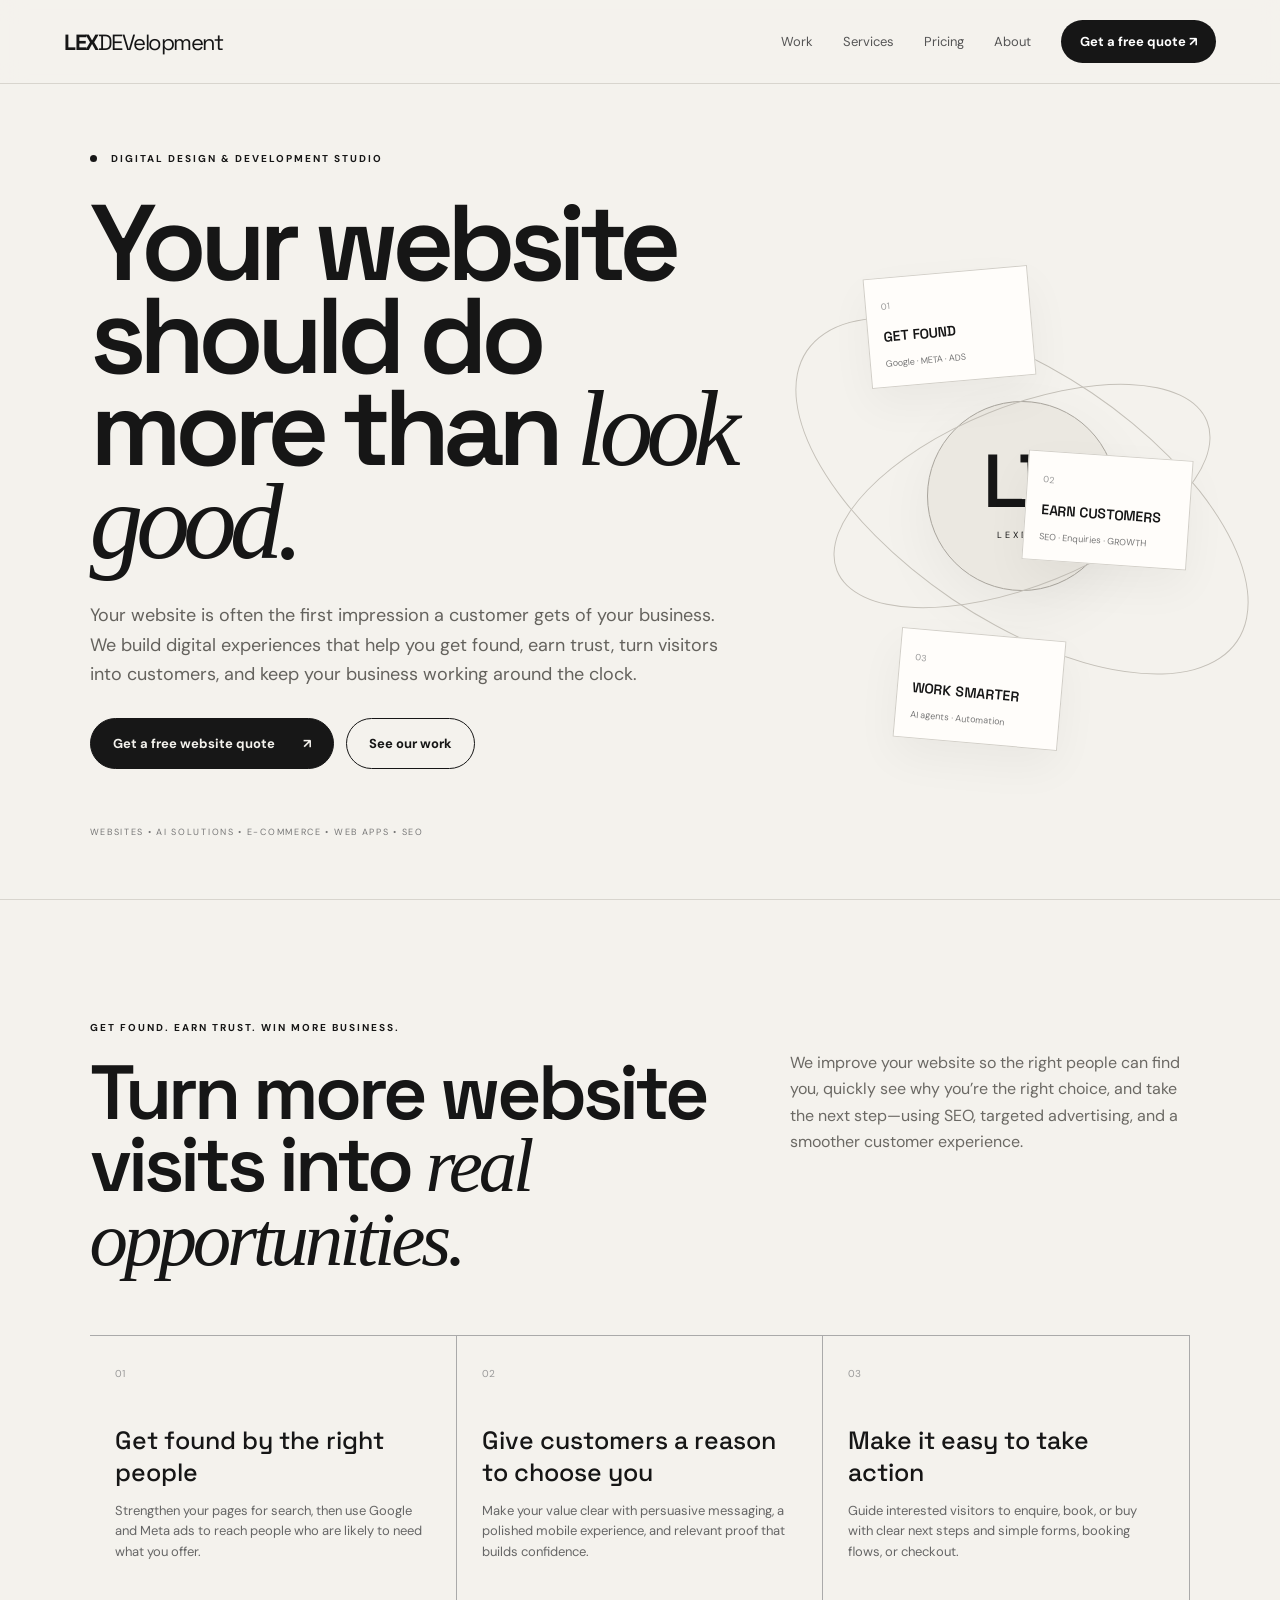
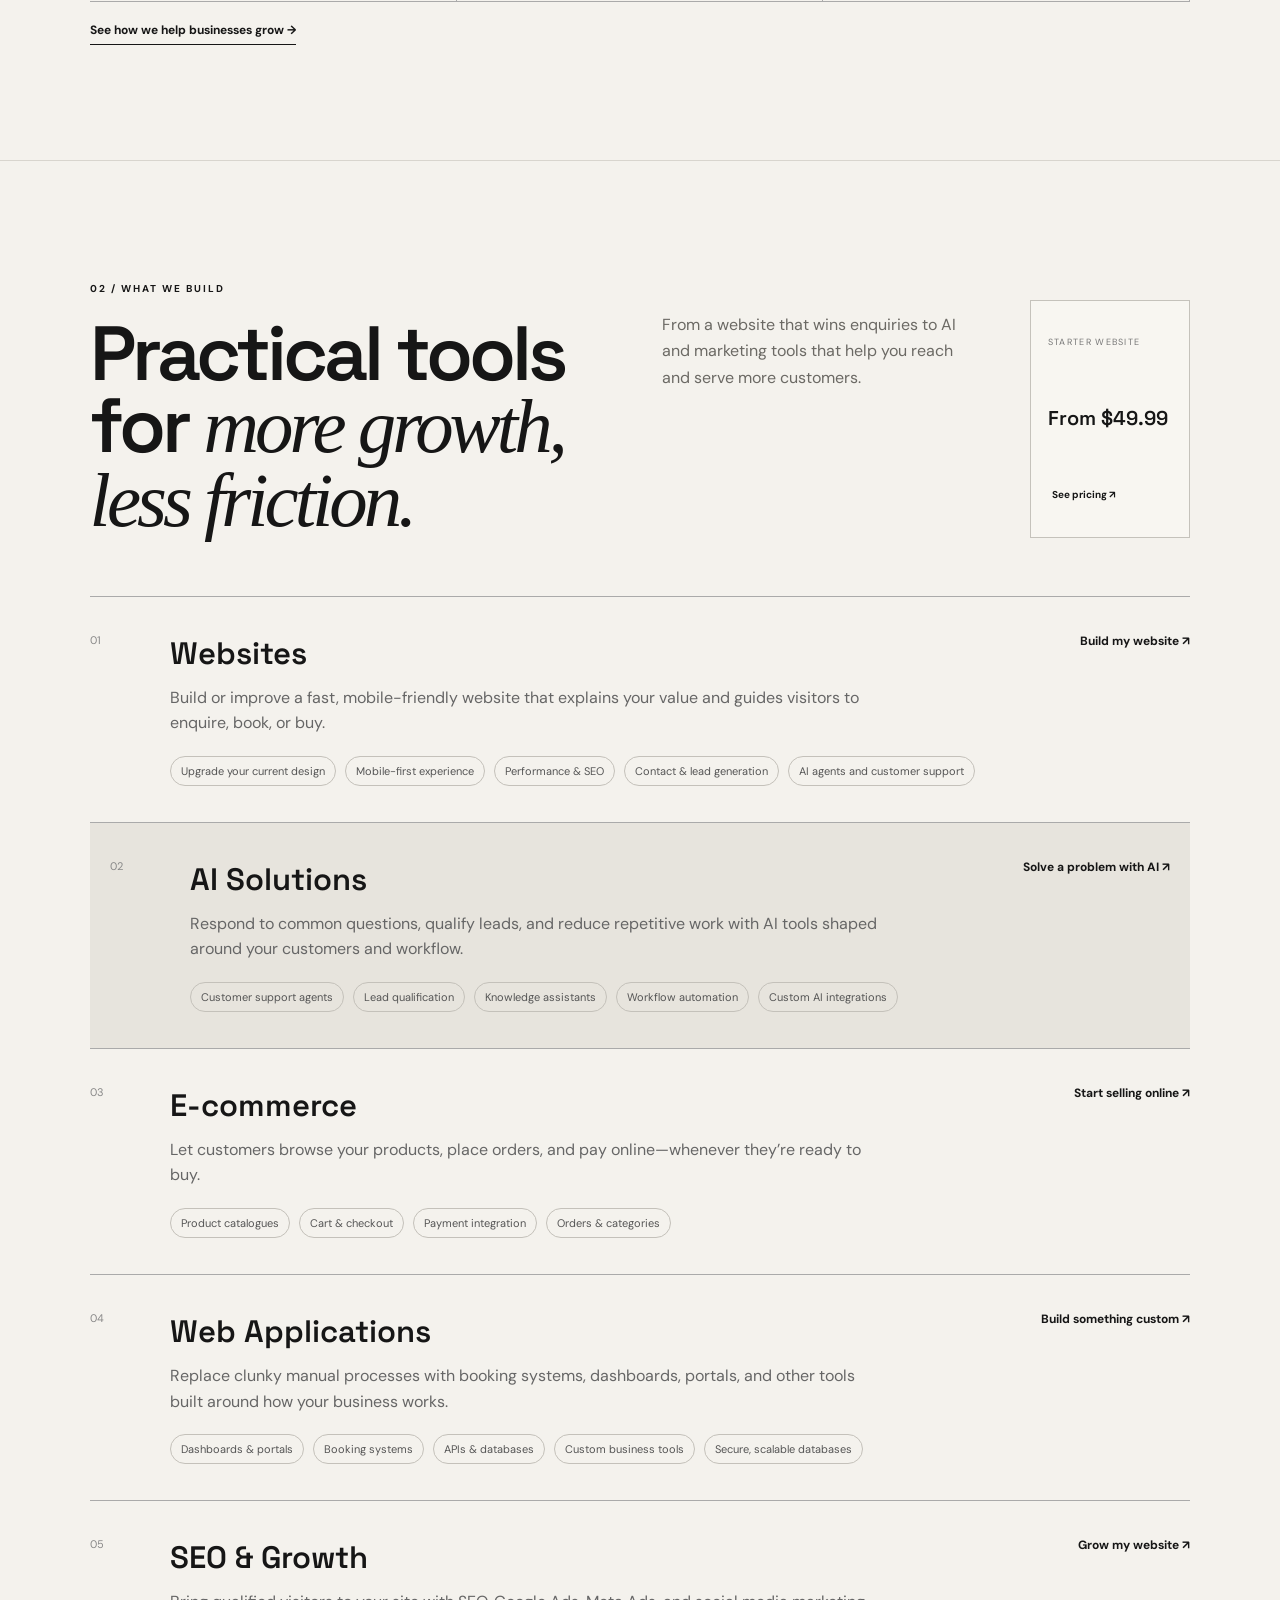
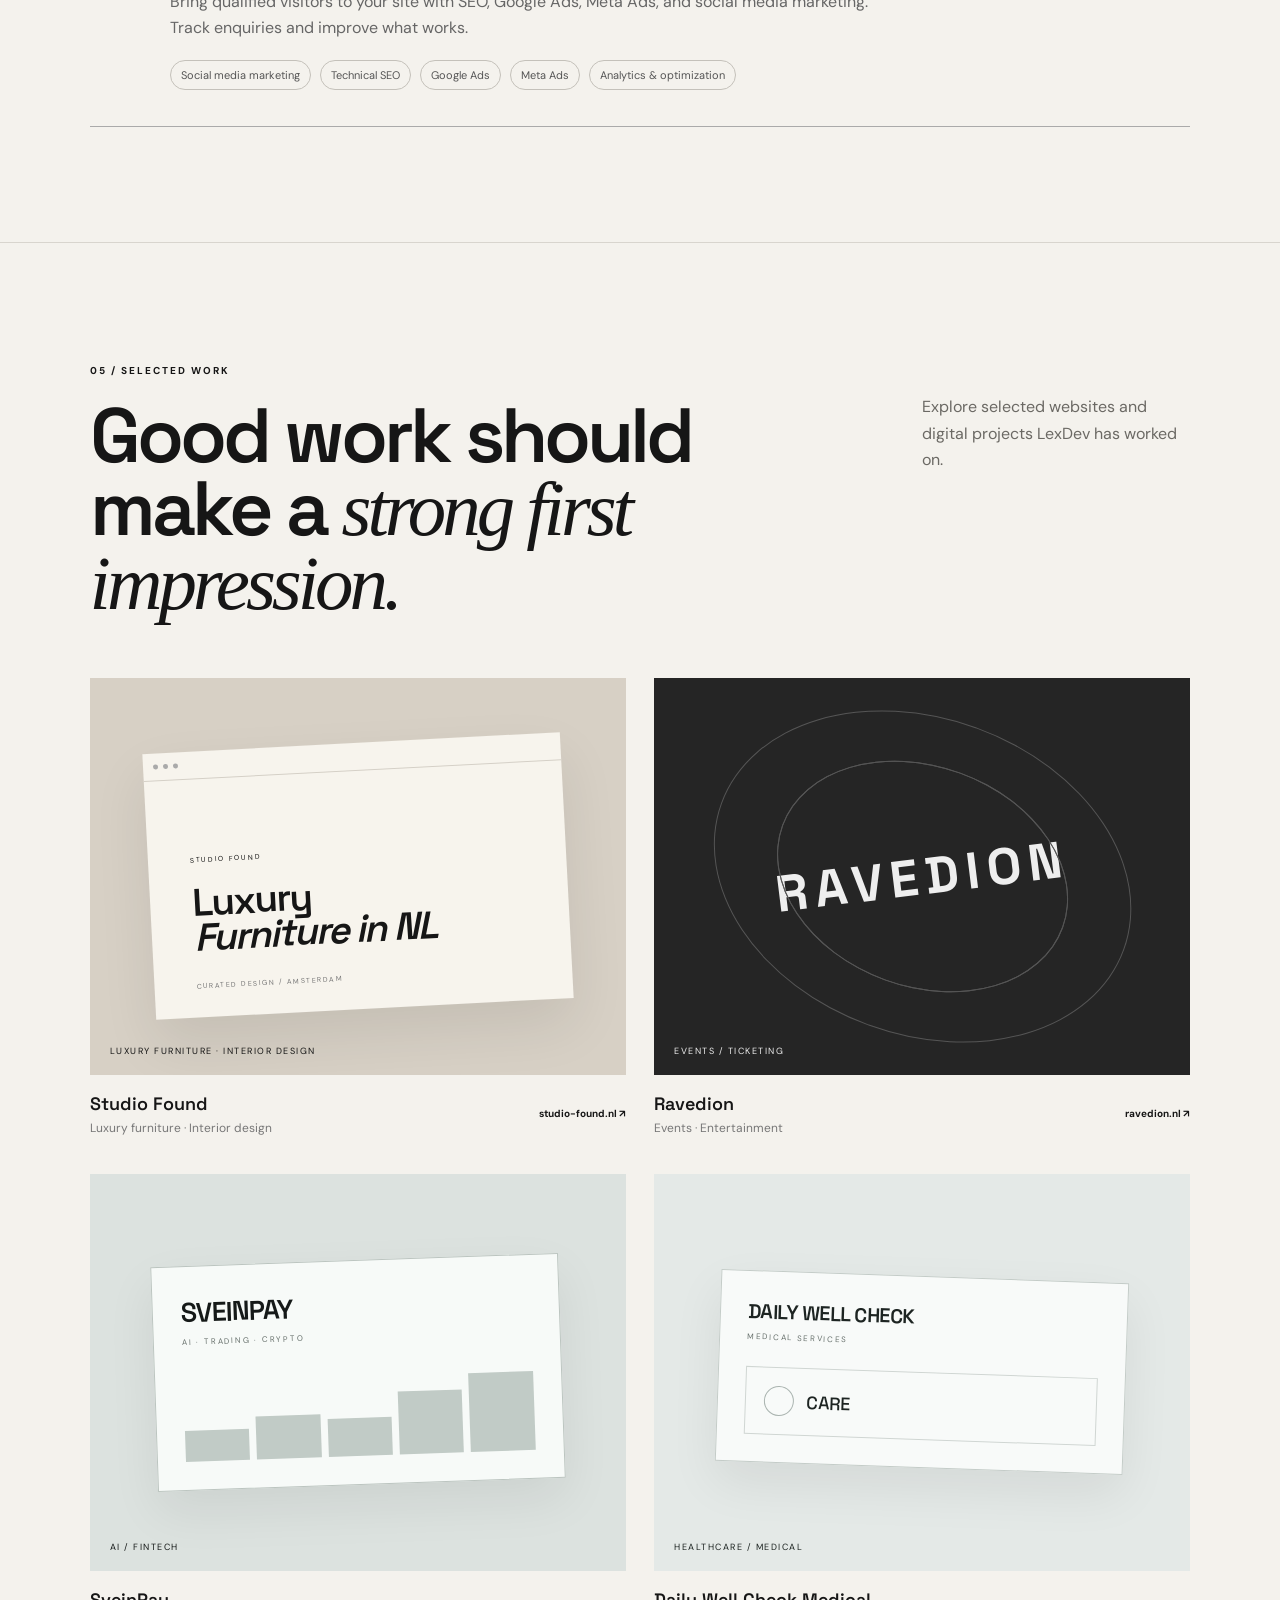
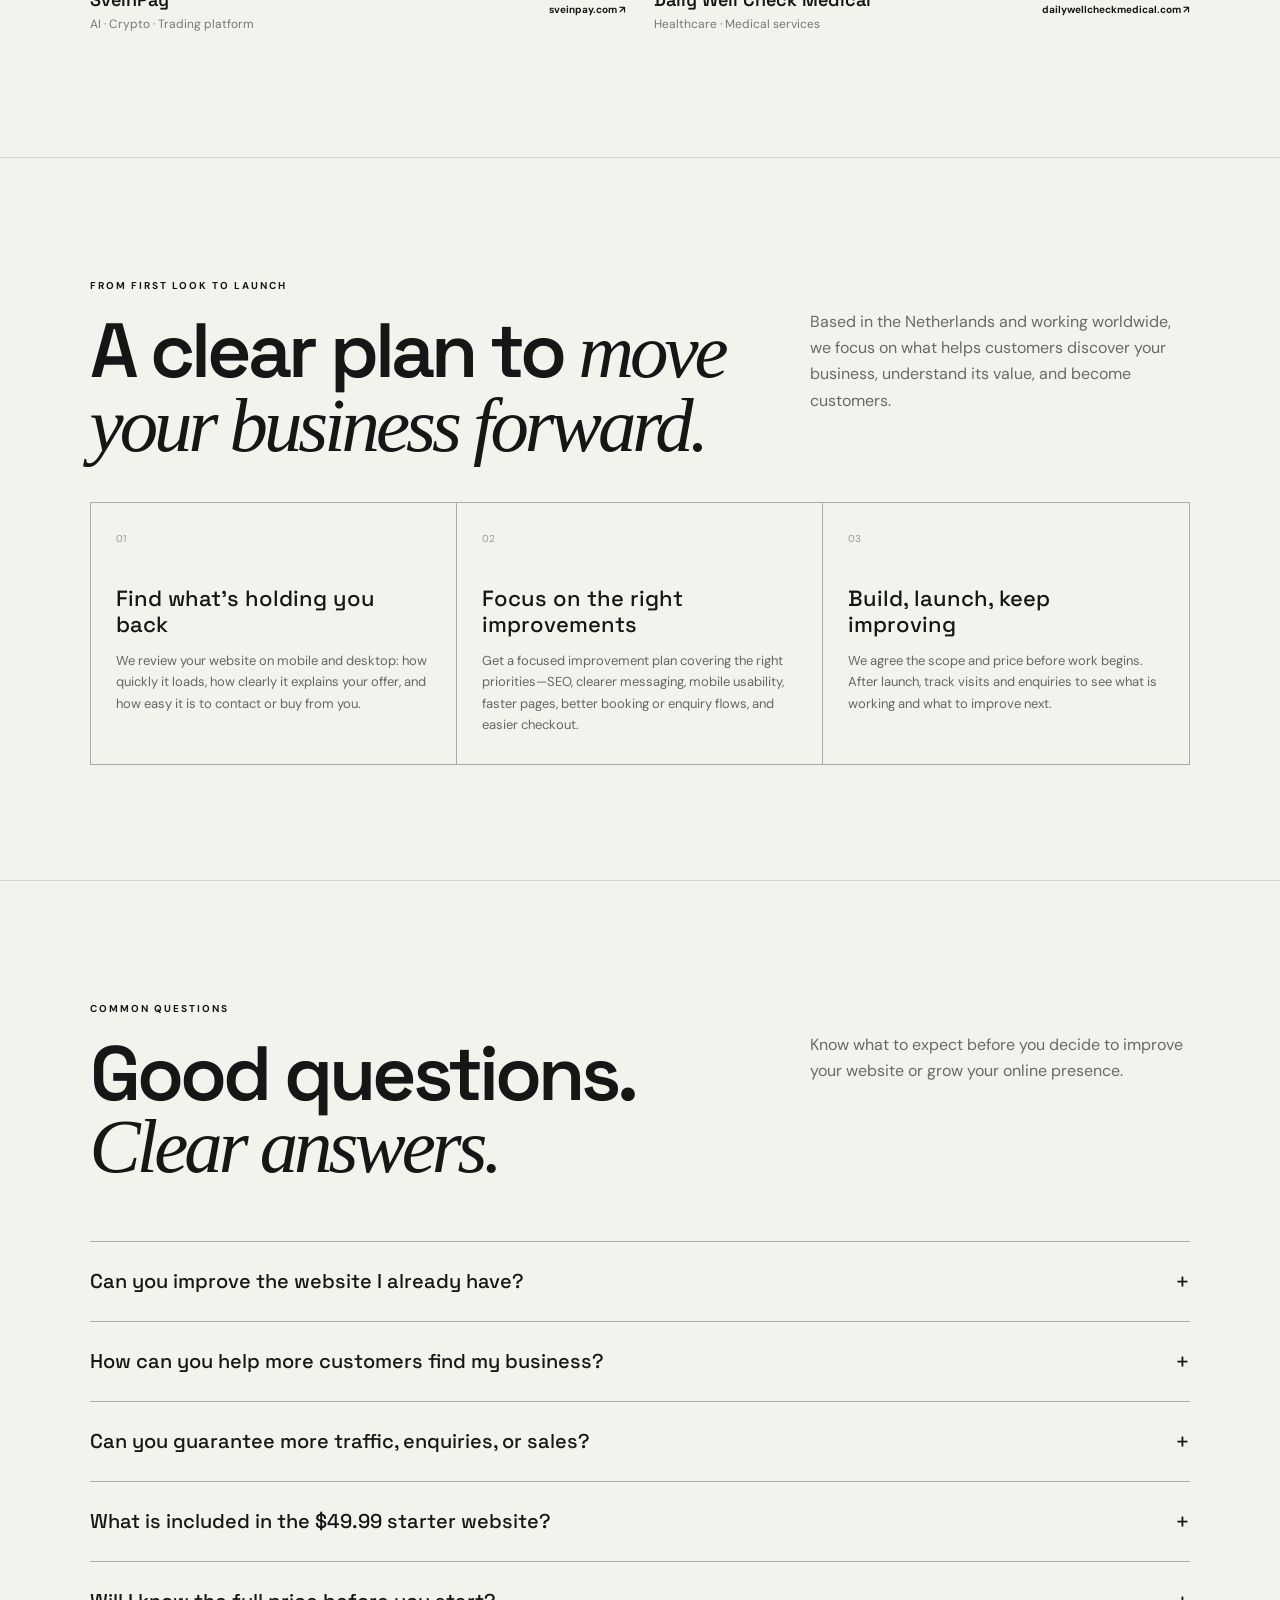
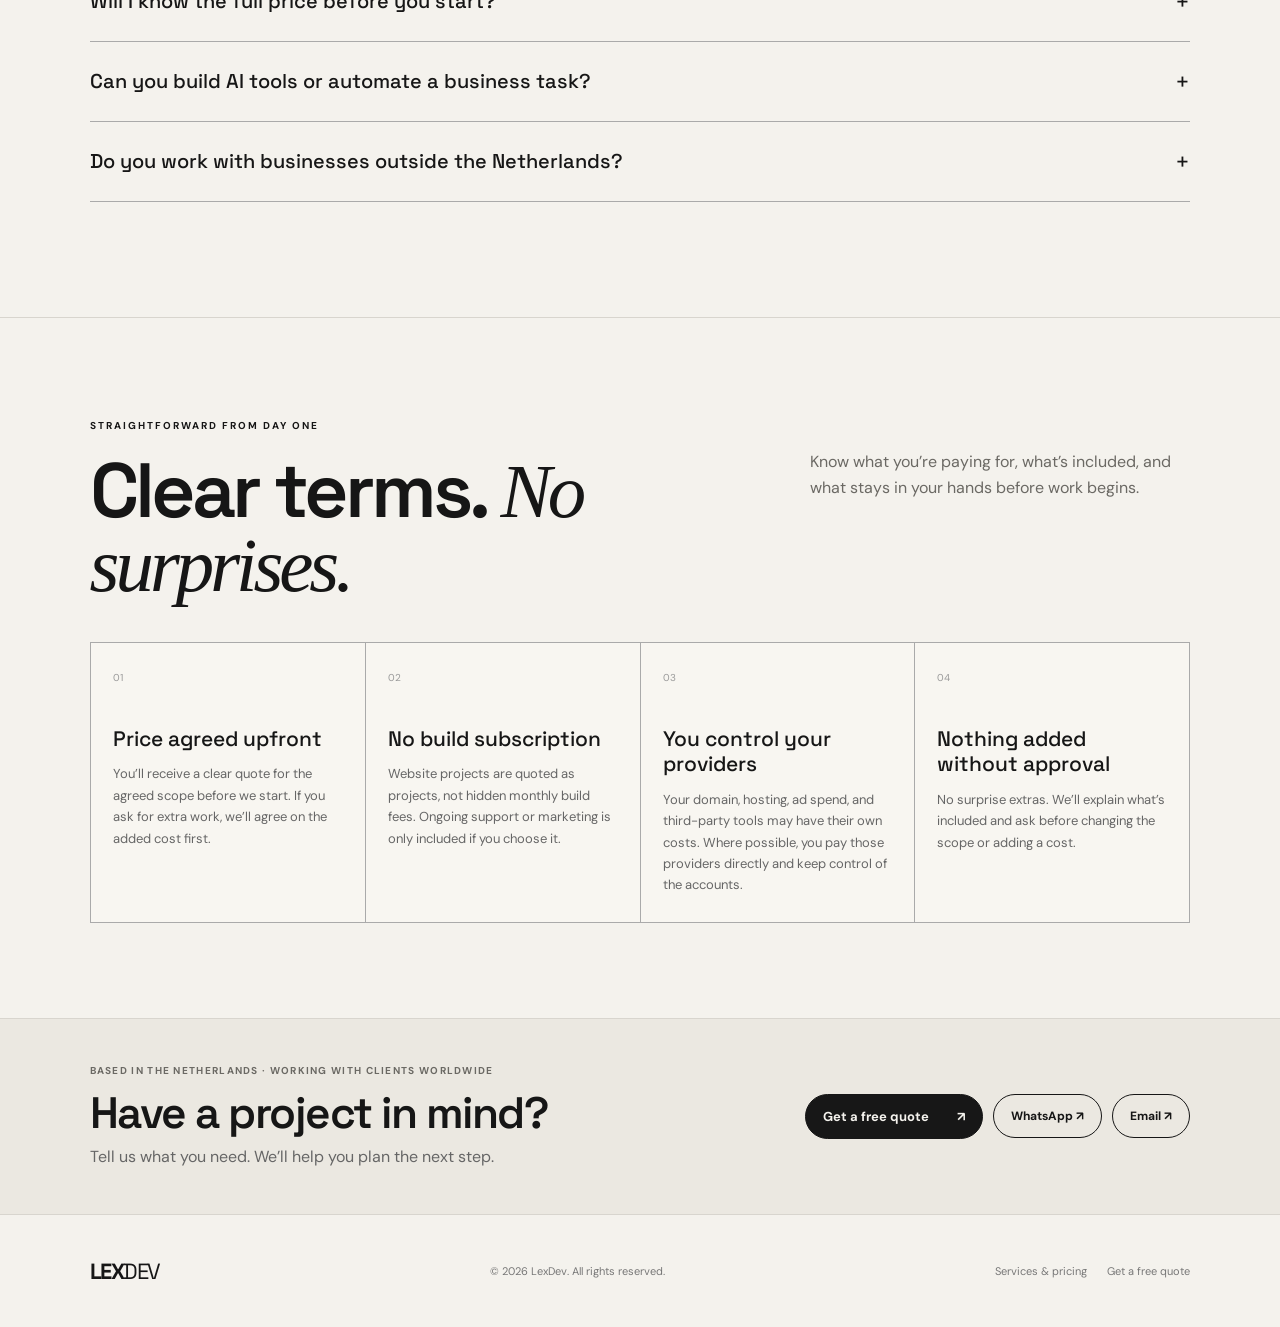
<file: index.html>
<!doctype html>
<html lang="en">
<head>
<meta charset="utf-8">
<meta name="viewport" content="width=device-width,initial-scale=1">
<meta name="description" content="LexDev builds and improves websites that help businesses get found, earn customer trust, and turn more visits into enquiries and sales. Based in the Netherlands, working worldwide.">
<meta name="theme-color" content="#f4f2ed">
<meta property="og:title" content="LexDev — Turn your online presence into business growth">
<meta property="og:description" content="Websites, SEO, ads and AI tools to help your business get found, earn trust, and turn more visitors into customers.">
<title>LexDev — Websites that turn visitors into customers</title>
<link rel="preconnect" href="https://fonts.googleapis.com">
<link rel="preconnect" href="https://fonts.gstatic.com" crossorigin>
<link href="https://fonts.googleapis.com/css2?family=DM+Sans:wght@400;500;600;700&family=Space+Grotesk:wght@400;500;600;700&display=swap" rel="stylesheet">
<link rel="stylesheet" href="style.css">
</head>

<body>

<div class="scroll-progress" aria-hidden="true"><span></span></div>

<header class="nav">
<a class="brand" href="#top" aria-label="LexDev home">LEX<span>DEVelopment</span></a>

<button class="menu" aria-label="Open menu" aria-expanded="false">
<i></i><i></i>
</button>

<nav>
<a href="#work">Work</a>
<a href="services.html">Services</a>
<a href="services.html#pricing">Pricing</a>
<a href="#about">About</a>
<a class="pill quote-cta" href="quote.html#quoteForm">Get a free quote ↗</a>
</nav>
</header>

<main id="top">

<!-- HERO -->

<section class="hero reveal">

<div class="hero-copy">

<div class="eyebrow">
<b></b> DIGITAL DESIGN & DEVELOPMENT STUDIO
</div>

<h1>
Your website should do more than <em>look good.</em>
</h1>

<p>
Your website is often the first impression a customer gets of your business. We build digital experiences that help you get found, earn trust, turn visitors into customers, and keep your business working around the clock.
</p>

<div class="actions">
<a class="btn dark quote-hero" href="quote.html#quoteForm">
Get a free website quote <span>↗</span>
</a>

<a class="btn" href="#work">
See our work
</a>
</div>

<small>
WEBSITES • AI SOLUTIONS • E-COMMERCE • WEB APPS • SEO
</small>

</div>

<div class="hero-art" aria-hidden="true">

<div class="orbit orbit-a"></div>
<div class="orbit orbit-b"></div>

<div class="mini-card card-one">
<span>01</span>
<b>GET FOUND</b>
<small>Google · META · ADS</small>
</div>

<div class="mini-card card-two">
<span>02</span>
<b>EARN CUSTOMERS</b>
<small>SEO · Enquiries · GROWTH</small>
</div>

<div class="mini-card card-three">
<span>03</span>
<b>WORK SMARTER</b>
<small>AI agents · Automation</small>
</div>

<div class="hero-core">
<strong>LD</strong>
<span>LEXDEV</span>
</div>

</div>

</section>


<!-- CUSTOMER GROWTH -->
<section class="section benefits reveal" id="growth">
  <div class="head">
    <div>
      <label>GET FOUND. EARN TRUST. WIN MORE BUSINESS.</label>
      <h2>Turn more website visits into <em>real opportunities.</em></h2>
    </div>
    <p>We improve your website so the right people can find you, quickly see why you’re the right choice, and take the next step—using SEO, targeted advertising, and a smoother customer experience.</p>
  </div>
  <div class="benefit-grid">
    <article>
      <span>01</span>
      <h3>Get found by the right people</h3>
      <p>Strengthen your pages for search, then use Google and Meta ads to reach people who are likely to need what you offer.</p>
    </article>
    <article>
      <span>02</span>
      <h3>Give customers a reason to choose you</h3>
      <p>Make your value clear with persuasive messaging, a polished mobile experience, and relevant proof that builds confidence.</p>
    </article>
    <article>
      <span>03</span>
      <h3>Make it easy to take action</h3>
      <p>Guide interested visitors to enquire, book, or buy with clear next steps and simple forms, booking flows, or checkout.</p>
    </article>
  </div>
  <a class="text-link growth-link" href="services.html#growth">See how we help businesses grow →</a>
</section>

<!-- SERVICES -->

<section class="section reveal" id="services">

<div class="head">

<div>
<label>02 / WHAT WE BUILD</label>

<h2>
Practical tools for <em>more growth, less friction.</em>
</h2>
</div>

<p>From a website that wins enquiries to AI and marketing tools that help you reach and serve more customers.</p>
<a class="starting-price" href="services.html#pricing"><span>STARTER WEBSITE</span><strong>From $49.99</strong><b>See pricing ↗</b></a>

</div>

<div class="services">

<article>

<span>01</span>

<div>
<h3>Websites</h3>

<p>
Build or improve a fast, mobile-friendly website that explains your value and guides visitors to enquire, book, or buy.
</p>

<ul>
<li>Upgrade your current design</li>
<li>Mobile-first experience</li>
<li>Performance & SEO</li>
<li>Contact & lead generation</li>
<li>AI agents and customer support</li>
</ul>

</div>

<a href="#contact">Build my website ↗</a>

</article>


<article class="featured">

<span>02</span>

<div>

<h3>AI Solutions</h3>

<p>
Respond to common questions, qualify leads, and reduce repetitive work with AI tools shaped around your customers and workflow.
</p>

<ul>
<li>Customer support agents</li>
<li>Lead qualification</li>
<li>Knowledge assistants</li>
<li>Workflow automation</li>
<li>Custom AI integrations</li>

</ul>

</div>

<a href="#contact">Solve a problem with AI ↗</a>

</article>


<article>

<span>03</span>

<div>

<h3>E-commerce</h3>

<p>
Let customers browse your products, place orders, and pay online—whenever they’re ready to buy.
</p>

<ul>
<li>Product catalogues</li>
<li>Cart & checkout</li>
<li>Payment integration</li>
<li>Orders & categories</li>
</ul>

</div>

<a href="#contact">Start selling online ↗</a>

</article>


<article>

<span>04</span>

<div>

<h3>Web Applications</h3>

<p>
Replace clunky manual processes with booking systems, dashboards, portals, and other tools built around how your business works.
</p>

<ul>
<li>Dashboards & portals</li>
<li>Booking systems</li>
<li>APIs & databases</li>
<li>Custom business tools</li>
<li>Secure, scalable databases</li>
</ul>

</div>

<a href="#contact">Build something custom ↗</a>

</article>


<article>

<span>05</span>

<div>

<h3>SEO & Growth</h3>

<p>
Bring qualified visitors to your site with SEO, Google Ads, Meta Ads, and social media marketing. Track enquiries and improve what works.
</p>

<ul>
<li>Social media marketing</li>    
<li>Technical SEO</li>
<li>Google Ads</li>
<li>Meta Ads</li>
<li>Analytics & optimization</li>
</ul>

</div>

<a href="#contact">Grow my website ↗</a>

</article>

</div>

</section>


<!-- WORK -->

<section class="section reveal" id="work">

<div class="head">

<div>

<label>05 / SELECTED WORK</label>

<h2>
Good work should make a <em>strong first impression.</em>
</h2>

</div>

<p>
Explore selected websites and digital projects LexDev has worked on.
</p>

</div>


<div class="projects">

<a class="project-card main-project"
href="https://studio-found.nl/"
target="_blank"
rel="noopener noreferrer"
aria-label="Visit Studio Found website">

<div class="visual studio">

<div class="browser">

<div class="browser-bar">
<i></i><i></i><i></i>
</div>

<div class="browser-content">

<small>STUDIO FOUND</small>

<strong>
Luxury<br>
<em>Furniture in NL</em>
</strong>

<span>
CURATED DESIGN / AMSTERDAM
</span>

</div>

</div>

<small class="corner-label">
LUXURY FURNITURE · INTERIOR DESIGN
</small>

<span class="project-visit">
Visit website ↗
</span>

</div>

<div class="meta">

<div>
<h3>Studio Found</h3>
<p>Luxury furniture · Interior design</p>
</div>

<span>
studio-found.nl ↗
</span>

</div>

</a>


<a class="project-card"
href="https://ravedion.nl/"
target="_blank"
rel="noopener noreferrer"
aria-label="Visit Ravedion website">

<div class="visual rave">

<div class="rave-word">
RAVEDION
</div>

<div class="rave-lines"></div>

<small>
EVENTS / TICKETING
</small>

<span class="project-visit">
Visit website ↗
</span>

</div>

<div class="meta">

<div>
<h3>Ravedion</h3>
<p>Events · Entertainment</p>
</div>

<span>
ravedion.nl ↗
</span>

</div>

</a>


<a class="project-card"
href="https://sveinpay.com/"
target="_blank"
rel="noopener noreferrer"
aria-label="Visit SveinPay website">

<div class="visual svein">

<div class="svein-ui">

<b>SVEINPAY</b>

<span>
AI · TRADING · CRYPTO
</span>

<div class="svein-chart">
<i></i>
<i></i>
<i></i>
<i></i>
<i></i>
</div>

</div>

<small>
AI / FINTECH
</small>

<span class="project-visit">
Visit website ↗
</span>

</div>

<div class="meta">

<div>
<h3>SveinPay</h3>
<p>AI · Crypto · Trading platform</p>
</div>

<span>
sveinpay.com ↗
</span>

</div>

</a>


<a class="project-card"
href="https://dailywellcheckmedical.com/"
target="_blank"
rel="noopener noreferrer"
aria-label="Visit Daily Well Check Medical website">

<div class="visual medical">

<div class="medical-ui">

<b>DAILY WELL CHECK</b>

<span>
MEDICAL SERVICES
</span>

<div class="medical-card">
<i></i>
<strong>CARE</strong>
</div>

</div>

<small>
HEALTHCARE / MEDICAL
</small>

<span class="project-visit">
Visit website ↗
</span>

</div>

<div class="meta">

<div>
<h3>Daily Well Check Medical</h3>
<p>Healthcare · Medical services</p>
</div>

<span>
dailywellcheckmedical.com ↗
</span>

</div>

</a>

</div>

</section>


<!-- PERSONAL APPROACH -->
<section class="section reveal approach-section" id="approach">
  <div class="head">
    <div><label>FROM FIRST LOOK TO LAUNCH</label><h2>A clear plan to <em>move your business forward.</em></h2></div>
    <p>Based in the Netherlands and working worldwide, we focus on what helps customers discover your business, understand its value, and become customers.</p>
  </div>
  <div class="approach-grid">
    <article><span>01</span><h3>Find what’s holding you back</h3><p>We review your website on mobile and desktop: how quickly it loads, how clearly it explains your offer, and how easy it is to contact or buy from you.</p></article>
    <article><span>02</span><h3>Focus on the right improvements</h3><p>Get a focused improvement plan covering the right priorities—SEO, clearer messaging, mobile usability, faster pages, better booking or enquiry flows, and easier checkout.</p></article>
    <article><span>03</span><h3>Build, launch, keep improving</h3><p>We agree the scope and price before work begins. After launch, track visits and enquiries to see what is working and what to improve next.</p></article>
  </div>
</section>

<!-- FAQ -->
<section class="section reveal faq">
  <div class="head">
    <div><label>COMMON QUESTIONS</label><h2>Good questions. <em>Clear answers.</em></h2></div>
    <p>Know what to expect before you decide to improve your website or grow your online presence.</p>
  </div>
  <div class="faq-list">
    <details>
      <summary>Can you improve the website I already have?<span>+</span></summary>
      <p>Yes. We can review your current site and recommend practical improvements to its design, mobile experience, speed, search setup, and enquiry or booking flow. If a rebuild makes more sense, we’ll explain why before you decide.</p>
    </details>
    <details>
      <summary>How can you help more customers find my business?<span>+</span></summary>
      <p>We can improve your site’s structure and content for search, then use Google or Meta ads to reach relevant audiences. SEO typically takes time, and ad results depend on your offer, audience, budget, and competition.</p>
    </details>
    <details>
      <summary>Can you guarantee more traffic, enquiries, or sales?<span>+</span></summary>
      <p>No one can honestly guarantee a specific result. We improve the parts we can control—visibility setup, message clarity, mobile usability, and the path to contact or buy—and can use analytics to see what to improve next.</p>
    </details>
    <details>
      <summary>What is included in the $49.99 starter website?<span>+</span></summary>
      <p>It starts with a one-page, mobile-friendly site for a simple business introduction, contact links, basic on-page SEO setup, and one revision. Extra pages, custom features, content creation, hosting, domain, and third-party tools may cost extra; we’ll agree on any additional costs before work begins.</p>
    </details>
    <details>
      <summary>Will I know the full price before you start?<span>+</span></summary>
      <p>Yes. We’ll confirm the project scope and price first. If you request work beyond the agreed scope, we’ll explain the cost and get your approval before proceeding. Domain, hosting, advertising, and third-party services may have separate provider fees.</p>
    </details>
    <details>
      <summary>Can you build AI tools or automate a business task?<span>+</span></summary>
      <p>Yes. We can explore AI assistants, workflow automation, integrations, and custom web apps for tasks such as answering common questions, qualifying enquiries, or moving information between tools. We’ll first check that the proposed solution fits the problem.</p>
    </details>
    <details>
      <summary>Do you work with businesses outside the Netherlands?<span>+</span></summary>
      <p>Yes. LexDev is based in the Netherlands and works with clients worldwide. We can discuss your goals remotely and agree on the best way to communicate throughout the project.</p>
    </details>
  </div>
</section>

<!-- PRICING PROMISE -->
<section class="section reveal promise-section" id="our-promise">
  <div class="head">
    <div>
      <label>STRAIGHTFORWARD FROM DAY ONE</label>
      <h2>Clear terms. <em>No surprises.</em></h2>
    </div>
    <p>Know what you’re paying for, what’s included, and what stays in your hands before work begins.</p>
  </div>
  <div class="promise-grid">
    <article><span>01</span><h3>Price agreed upfront</h3><p>You’ll receive a clear quote for the agreed scope before we start. If you ask for extra work, we’ll agree on the added cost first.</p></article>
    <article><span>02</span><h3>No build subscription</h3><p>Website projects are quoted as projects, not hidden monthly build fees. Ongoing support or marketing is only included if you choose it.</p></article>
    <article><span>03</span><h3>You control your providers</h3><p>Your domain, hosting, ad spend, and third-party tools may have their own costs. Where possible, you pay those providers directly and keep control of the accounts.</p></article>
    <article><span>04</span><h3>Nothing added without approval</h3><p>No surprise extras. We’ll explain what’s included and ask before changing the scope or adding a cost.</p></article>
  </div>
</section>

<section class="section compact-contact" id="about">
  <div><span class="origin-note">BASED IN THE NETHERLANDS · WORKING WITH CLIENTS WORLDWIDE</span><h2>Have a project in mind?</h2><p>Tell us what you need. We’ll help you plan the next step.</p></div>
  <div class="compact-contact-actions" id="contact"><a class="btn dark" href="quote.html#quoteForm">Get a free quote <span>↗</span></a><a class="whatsapp" href="https://wa.me/2340000000000" target="_blank" rel="noopener">WhatsApp ↗</a><a class="whatsapp" href="mailto:alexanderarinze@gmail.com">Email ↗</a></div>
</section>
</main>


<footer><a class="brand" href="#top">LEX<span>DEV</span></a><p>© 2026 LexDev. All rights reserved.</p><div><a href="services.html">Services & pricing</a><a href="quote.html#quoteForm">Get a free quote</a></div></footer>
<script src="main.js"></script>
</body>
</html>
</file>
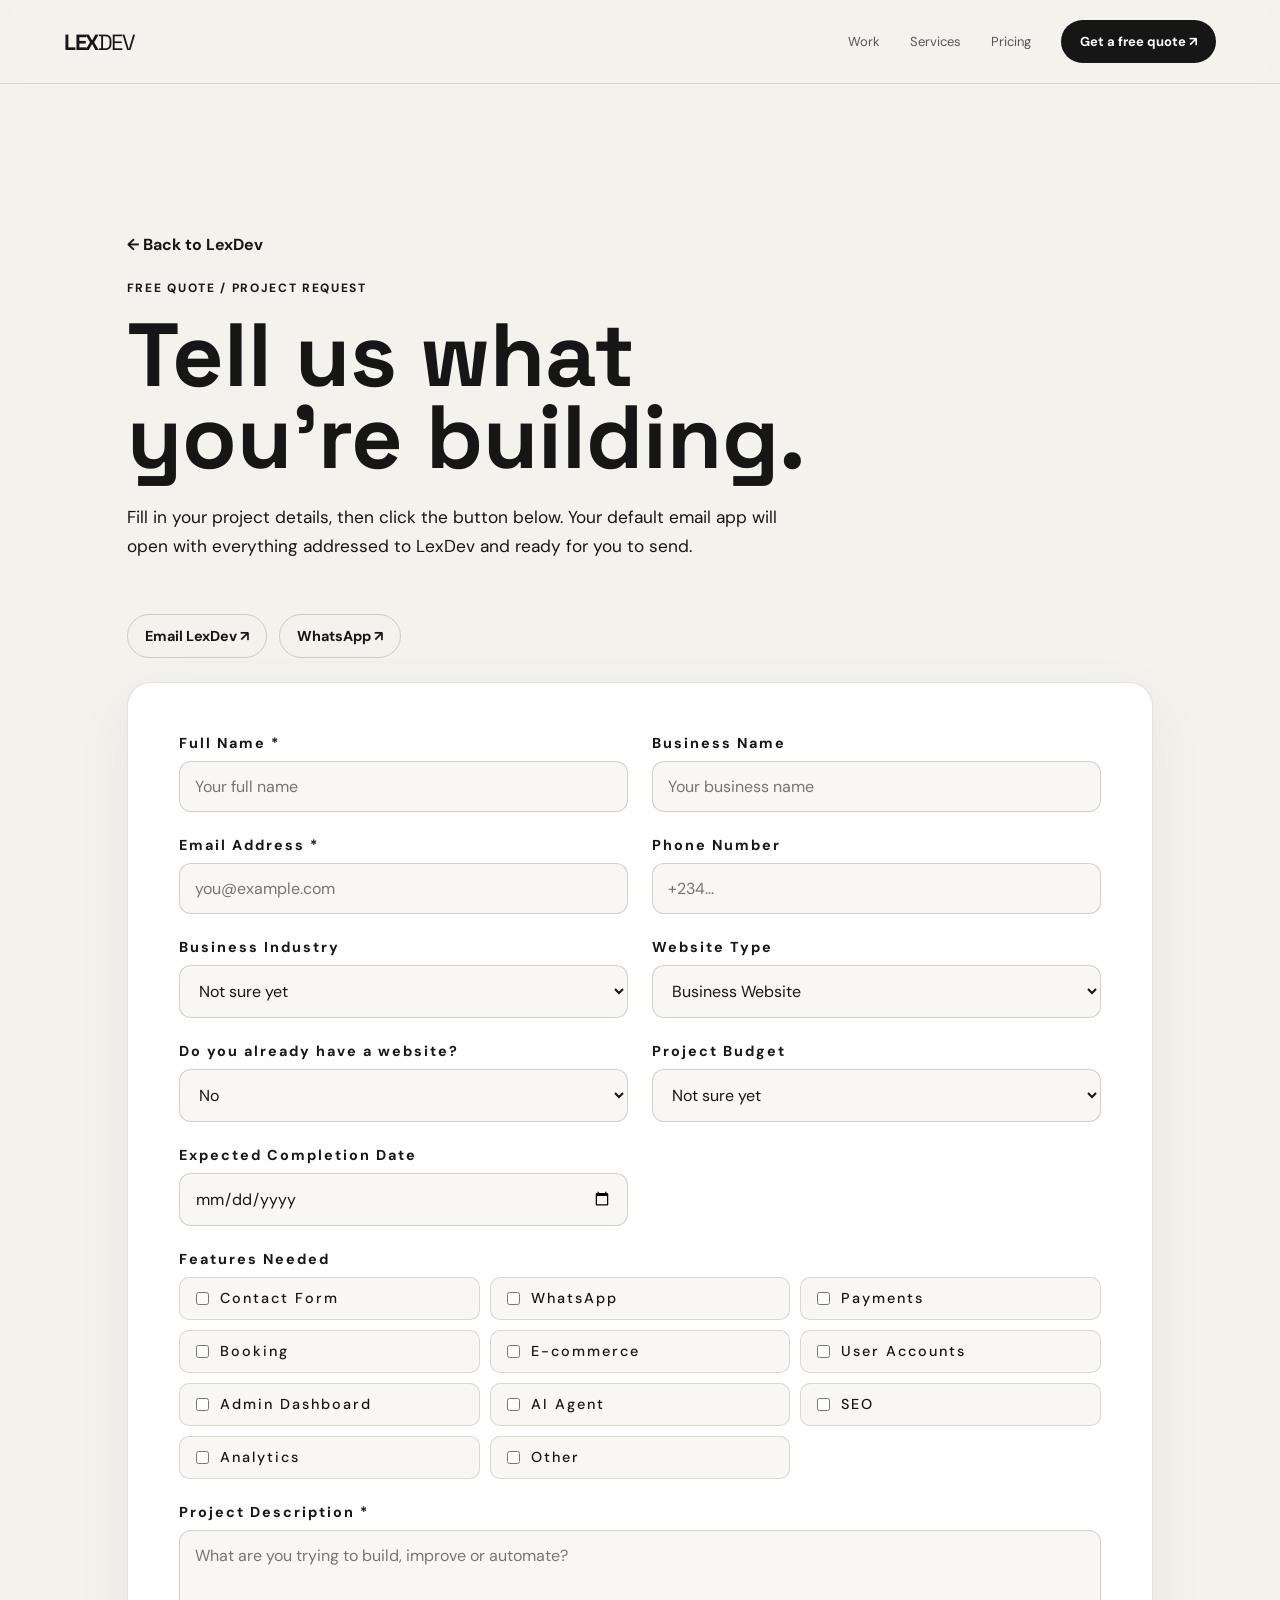
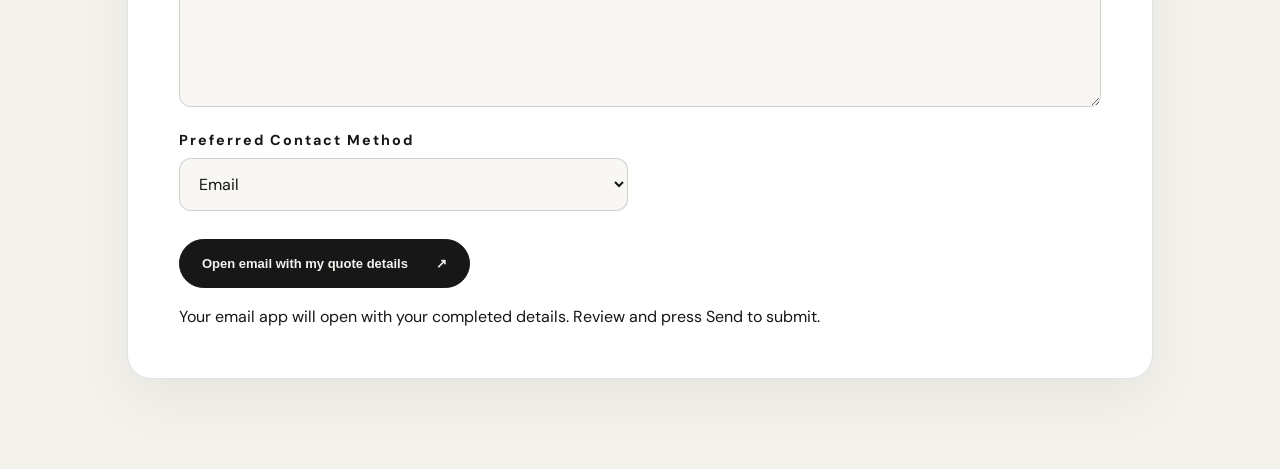
<file: quote.html>
<!doctype html>
<html lang="en">
<head>
<meta charset="utf-8">
<meta name="viewport" content="width=device-width,initial-scale=1">
<meta name="description" content="Get a free quote from LexDev for websites, e-commerce, AI solutions and custom web applications.">
<meta name="theme-color" content="#f4f2ed">
<title>Get a Free Quote — LexDev</title>
<link rel="preconnect" href="https://fonts.googleapis.com">
<link rel="preconnect" href="https://fonts.gstatic.com" crossorigin>
<link href="https://fonts.googleapis.com/css2?family=DM+Sans:wght@400;500;600;700&family=Space+Grotesk:wght@400;500;600;700&display=swap" rel="stylesheet">
<link rel="stylesheet" href="style.css">
<style>
.quote-direct{display:flex;gap:12px;margin:0 0 24px;flex-wrap:wrap}.quote-direct a{border:1px solid rgba(22,22,22,.18);border-radius:99px;padding:12px 17px;font-size:.9rem;font-weight:700}.quote-direct a:hover{background:#e9e6df}
.quote-page{max-width:1180px;margin:0 auto;padding:150px 6vw 90px}
.quote-intro{max-width:760px;margin-bottom:52px}
.quote-intro label{display:block;font-size:.75rem;letter-spacing:.14em;font-weight:700;margin-bottom:18px}
.quote-intro h1{font-family:"Space Grotesk",sans-serif;font-size:clamp(3rem,7vw,6.5rem);line-height:.92;margin:0 0 24px}
.quote-intro h1 em{font-style:normal}
.quote-intro p{font-size:1.08rem;line-height:1.7;max-width:650px}
.quote-card{background:#fff;border:1px solid rgba(22,22,22,.12);border-radius:24px;padding:clamp(24px,4vw,52px);box-shadow:0 20px 60px rgba(22,22,22,.06)}
.quote-grid{display:grid;grid-template-columns:1fr 1fr;gap:24px}
.quote-field{display:flex;flex-direction:column;gap:9px}
.quote-field.full{grid-column:1/-1}
.quote-field label{font-weight:700;font-size:.9rem}
.quote-field input,.quote-field select,.quote-field textarea{width:100%;box-sizing:border-box;border:1px solid rgba(22,22,22,.18);border-radius:12px;background:#f8f7f3;padding:14px 15px;font:inherit;color:#161616;outline:none}
.quote-field input:focus,.quote-field select:focus,.quote-field textarea:focus{border-color:#161616;box-shadow:0 0 0 3px rgba(22,22,22,.07)}
.feature-options{display:grid;grid-template-columns:repeat(3,1fr);gap:10px}
.feature-options label{display:flex;align-items:center;gap:8px;border:1px solid rgba(22,22,22,.14);padding:11px 12px;border-radius:10px;font-weight:500;cursor:pointer;background:#f8f7f3}
.feature-options input{width:auto}
.quote-submit{margin-top:28px;display:flex;align-items:center;gap:18px;flex-wrap:wrap}
.quote-success{display:none;margin-top:22px;padding:18px;border-radius:14px;background:#edf7ed;border:1px solid #b9d8b9}
.quote-success.show{display:block}
.quote-success.error{background:#fff1ef;border-color:#e3b9b2}
.quote-success strong{display:block;margin-bottom:5px}
.quote-back{display:inline-block;margin-bottom:25px;text-decoration:none;color:#161616;font-weight:700}
@media(max-width:760px){
.quote-page{padding:120px 5vw 60px}
.quote-grid{grid-template-columns:1fr}
.quote-field.full{grid-column:auto}
.feature-options{grid-template-columns:1fr 1fr}
}
</style>
</head>
<body>
<header class="nav">
<a class="brand" href="index.html">LEX<span>DEV</span></a>
<nav>
<a href="index.html#work">Work</a>
<a href="services.html">Services</a>
<a href="services.html#pricing">Pricing</a>

<a class="pill quote-cta" href="quote.html#quoteForm">Get a free quote ↗</a>
</nav>
</header>

<main class="quote-page">
<a class="quote-back" href="index.html">← Back to LexDev</a>
<div class="quote-intro">
<label>FREE QUOTE / PROJECT REQUEST</label>
<h1>Tell us what you're <em>building.</em></h1>
<p>Fill in your project details, then click the button below. Your default email app will open with everything addressed to LexDev and ready for you to send.</p>
</div>

<div class="quote-direct"><a href="mailto:alexanderarinze@outlook.com">Email LexDev ↗</a><a href="https://wa.me/2340000000000" target="_blank" rel="noopener">WhatsApp ↗</a></div>
<div class="quote-card">
<form id="quoteForm">
<div class="quote-grid">
<div class="quote-field"><label>Full Name *</label><input name="fullName" required placeholder="Your full name"></div>
<div class="quote-field"><label>Business Name</label><input name="businessName" placeholder="Your business name"></div>
<div class="quote-field"><label>Email Address *</label><input name="email" type="email" required placeholder="you@example.com"></div>
<div class="quote-field"><label>Phone Number</label><input name="phone" type="tel" placeholder="+234..."></div>
<div class="quote-field"><label>Business Industry</label><select name="industry"><option>Not sure yet</option><option>Retail / E-commerce</option><option>Professional Services</option><option>Real Estate</option><option>Hospitality</option><option>Healthcare</option><option>Education</option><option>Events / Entertainment</option><option>Fashion / Beauty</option><option>Automotive</option><option>Construction</option><option>Technology / Startup</option><option>Other</option></select></div>
<div class="quote-field"><label>Website Type</label><select name="websiteType"><option>Business Website</option><option>Landing Page</option><option>E-commerce</option><option>Web Application</option><option>AI Solution</option><option>Website Redesign</option><option>Not sure yet</option></select></div>
<div class="quote-field"><label>Do you already have a website?</label><select name="existingWebsite"><option>No</option><option>Yes</option><option>Yes, but I want to replace it</option></select></div>
<div class="quote-field"><label>Project Budget</label><select name="budget"><option>Not sure yet</option><option>Under $150</option><option>$150–$300</option><option>$300–$600</option><option>$600–$1,000+</option></select></div>
<div class="quote-field"><label>Expected Completion Date</label><input name="completionDate" id="completionDate" type="date" min="" ></div>
<div class="quote-field full">
<label>Features Needed</label>
<div class="feature-options">
<label><input type="checkbox" name="features" value="Contact Form">Contact Form</label>
<label><input type="checkbox" name="features" value="WhatsApp">WhatsApp</label>
<label><input type="checkbox" name="features" value="Payments">Payments</label>
<label><input type="checkbox" name="features" value="Booking">Booking</label>
<label><input type="checkbox" name="features" value="E-commerce">E-commerce</label>
<label><input type="checkbox" name="features" value="User Accounts">User Accounts</label>
<label><input type="checkbox" name="features" value="Admin Dashboard">Admin Dashboard</label>
<label><input type="checkbox" name="features" value="AI Agent">AI Agent</label>
<label><input type="checkbox" name="features" value="SEO">SEO</label>
<label><input type="checkbox" name="features" value="Analytics">Analytics</label>
<label><input type="checkbox" name="features" value="Other">Other</label>
</div>
</div>
<div class="quote-field full"><label>Project Description *</label><textarea name="description" rows="7" required placeholder="What are you trying to build, improve or automate?"></textarea></div>
<div class="quote-field"><label>Preferred Contact Method</label><select name="contactMethod"><option>Email</option><option>WhatsApp</option><option>Phone Call</option></select></div>
</div>
<div class="quote-submit">
<button class="btn dark" type="submit">Open email with my quote details <span>↗</span></button>
<span>Your email app will open with your completed details. Review and press Send to submit.</span>
</div>
<div class="quote-success" id="quoteSuccess" role="status" aria-live="polite">
<strong id="quoteStatusTitle">Ready to prepare your email.</strong>
<span id="quoteStatusMessage">Your email app will open so you can review and send your enquiry.</span>
</div>
</form>
</div>
</main>
<script src="quote-form.js"></script>
</body>
</html>
</file>
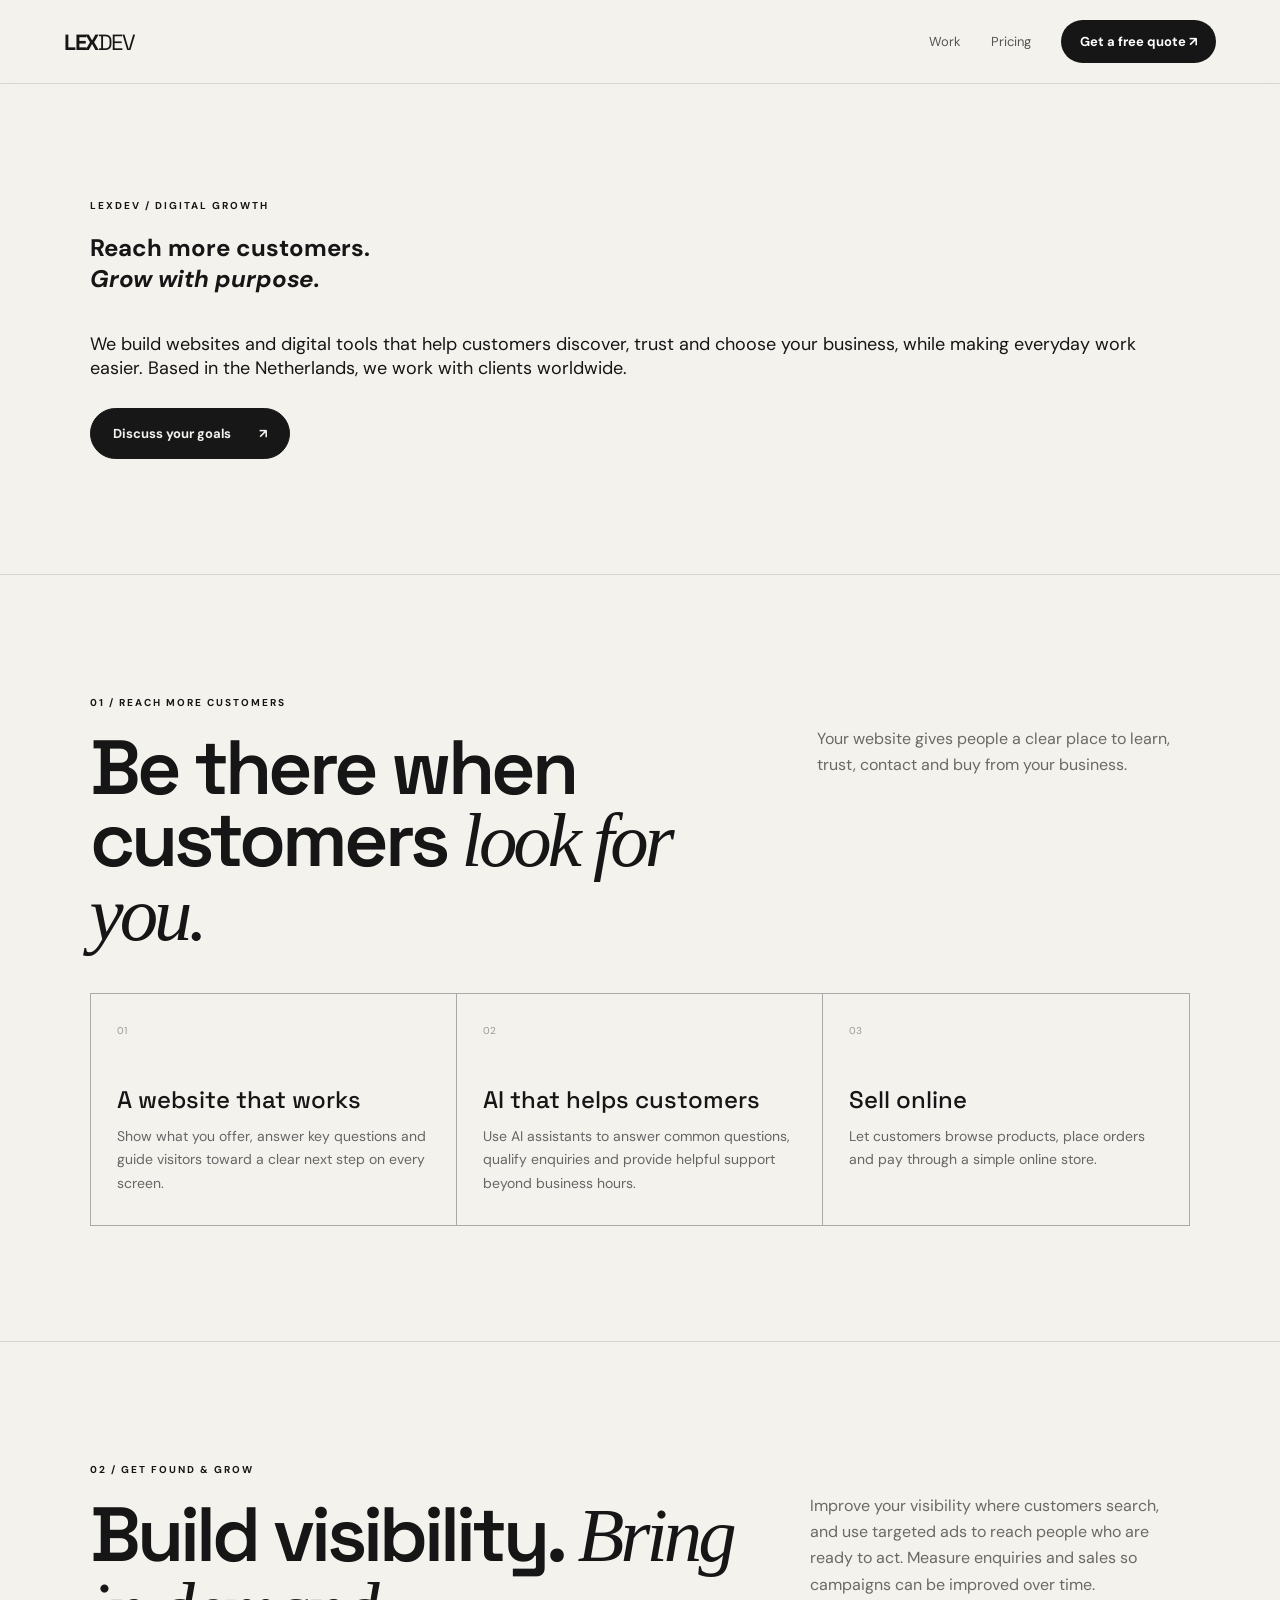
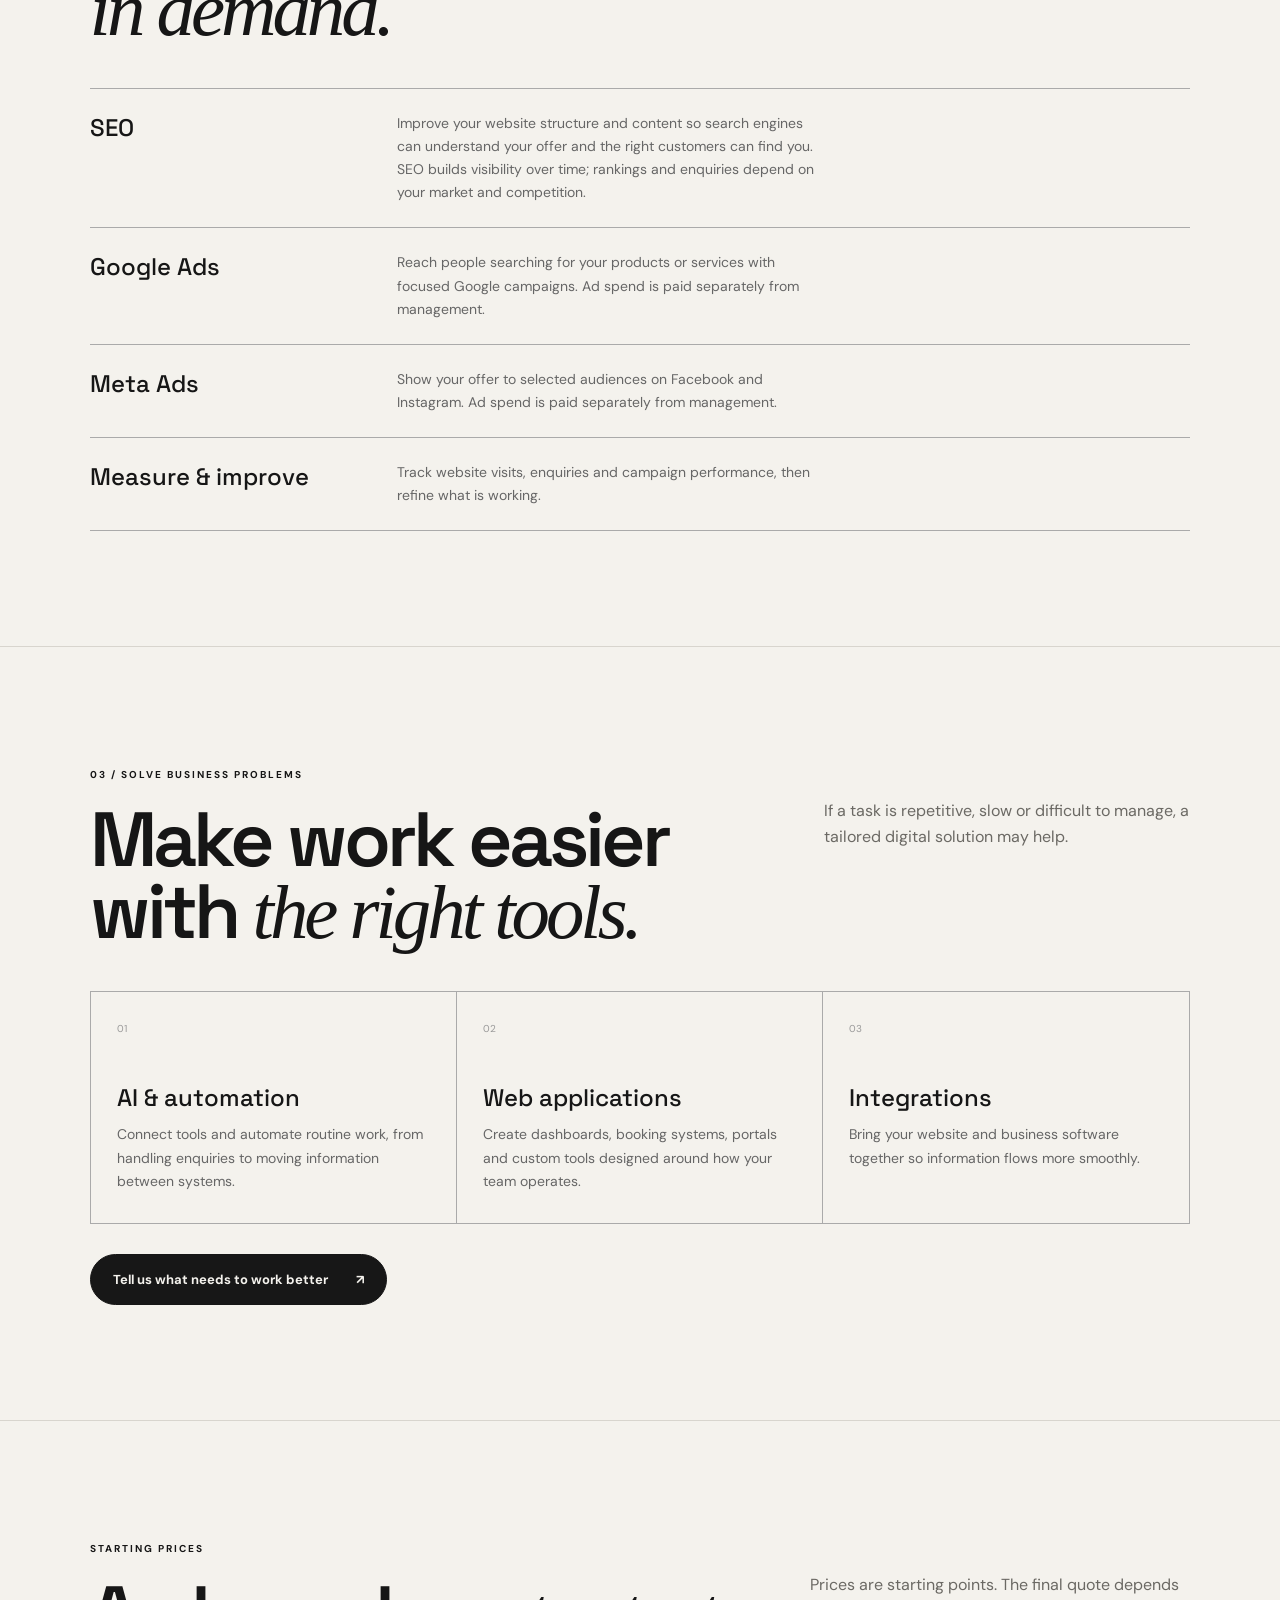
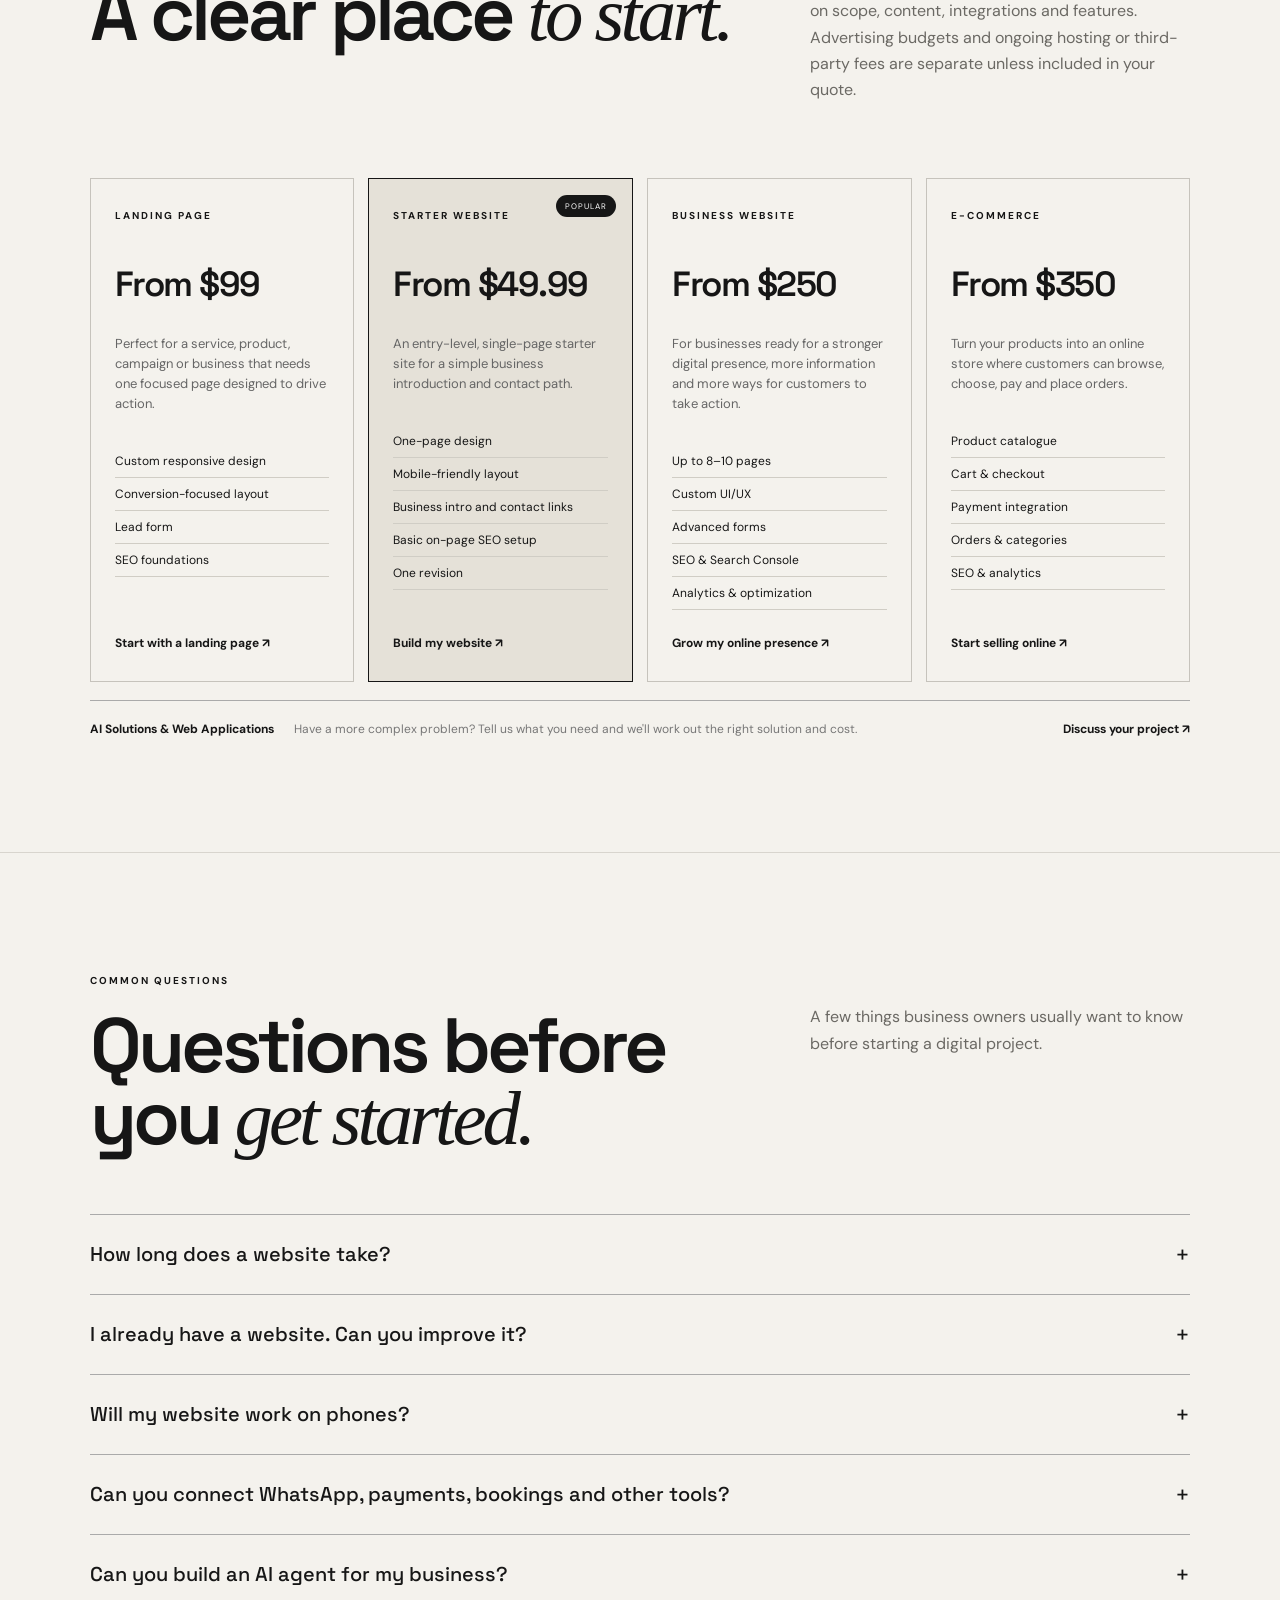
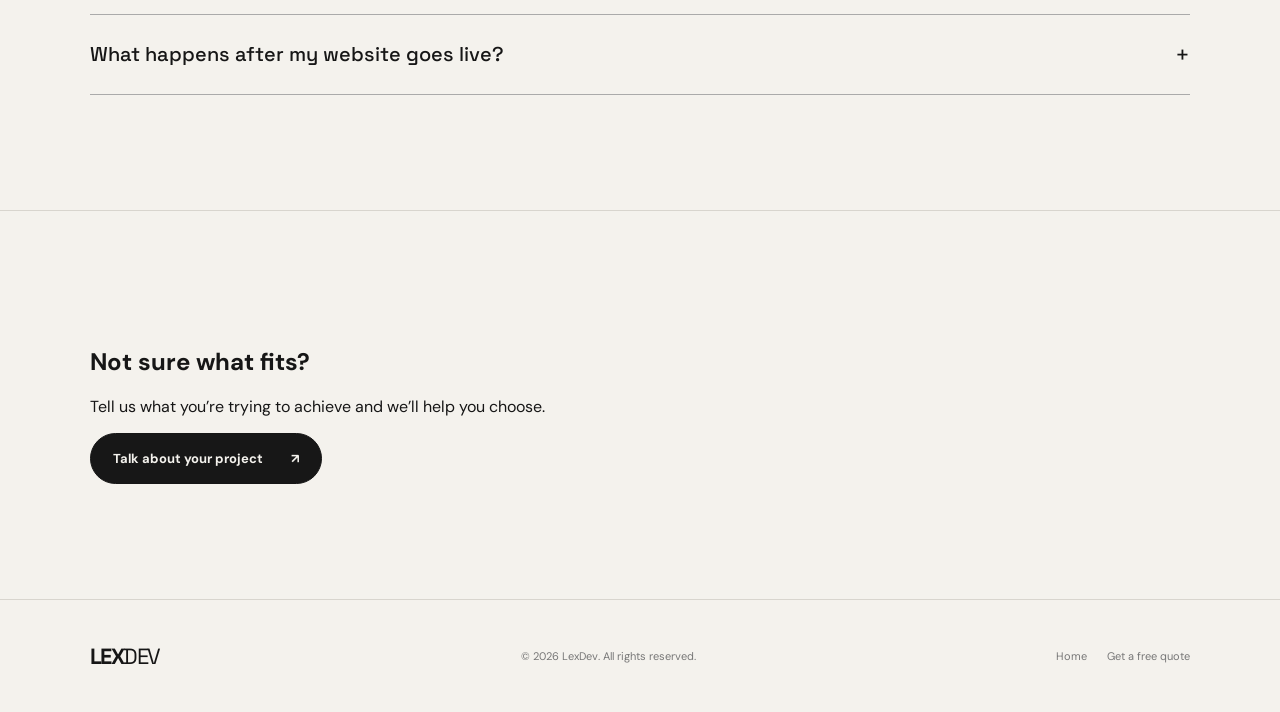
<file: services.html>
<!doctype html>
<html lang="en"><head><meta charset="utf-8"><meta name="viewport" content="width=device-width,initial-scale=1"><meta name="description" content="Explore LexDev services, starting prices and answers to common questions."><meta name="theme-color" content="#f4f2ed"><title>Services & Pricing — LexDev</title><link rel="preconnect" href="https://fonts.googleapis.com"><link rel="preconnect" href="https://fonts.gstatic.com" crossorigin><link href="https://fonts.googleapis.com/css2?family=DM+Sans:wght@400;500;600;700&family=Space+Grotesk:wght@400;500;600;700&display=swap" rel="stylesheet"><link rel="stylesheet" href="style.css"></head><body>
<header class="nav"><a class="brand" href="index.html">LEX<span>DEV</span></a><button class="menu" aria-label="Open menu" aria-expanded="false"><i></i><i></i></button><nav><a href="index.html#work">Work</a><a href="#pricing">Pricing</a><a class="pill quote-cta" href="quote.html#quoteForm">Get a free quote ↗</a></nav></header>
<main id="top">
<section class="section service-hero">
<label>LEXDEV / DIGITAL GROWTH</label>
<h1>Reach more customers.<br><em>Grow with purpose.</em></h1>
<p>We build websites and digital tools that help customers discover, trust and choose your business, while making everyday work easier. Based in the Netherlands, we work with clients worldwide.</p>
<a class="btn dark" href="quote.html#quoteForm">Discuss your goals <span>↗</span></a>
</section>

<section class="section reveal outcome-section" id="reach">
<div class="head"><div><label>01 / REACH MORE CUSTOMERS</label><h2>Be there when customers <em>look for you.</em></h2></div><p>Your website gives people a clear place to learn, trust, contact and buy from your business.</p></div>
<div class="outcome-grid">
<article><span>01</span><h3>A website that works</h3><p>Show what you offer, answer key questions and guide visitors toward a clear next step on every screen.</p></article>
<article><span>02</span><h3>AI that helps customers</h3><p>Use AI assistants to answer common questions, qualify enquiries and provide helpful support beyond business hours.</p></article>
<article><span>03</span><h3>Sell online</h3><p>Let customers browse products, place orders and pay through a simple online store.</p></article>
</div>
</section>

<section class="section reveal outcome-section" id="growth">
<div class="head"><div><label>02 / GET FOUND & GROW</label><h2>Build visibility. <em>Bring in demand.</em></h2></div><p>Improve your visibility where customers search, and use targeted ads to reach people who are ready to act. Measure enquiries and sales so campaigns can be improved over time.</p></div>
<div class="growth-list">
<div><b>SEO</b><p>Improve your website structure and content so search engines can understand your offer and the right customers can find you. SEO builds visibility over time; rankings and enquiries depend on your market and competition.</p></div>
<div><b>Google Ads</b><p>Reach people searching for your products or services with focused Google campaigns. Ad spend is paid separately from management.</p></div>
<div><b>Meta Ads</b><p>Show your offer to selected audiences on Facebook and Instagram. Ad spend is paid separately from management.</p></div>
<div><b>Measure & improve</b><p>Track website visits, enquiries and campaign performance, then refine what is working.</p></div>
</div>
</section>

<section class="section reveal outcome-section" id="solutions">
<div class="head"><div><label>03 / SOLVE BUSINESS PROBLEMS</label><h2>Make work easier with <em>the right tools.</em></h2></div><p>If a task is repetitive, slow or difficult to manage, a tailored digital solution may help.</p></div>
<div class="outcome-grid">
<article><span>01</span><h3>AI & automation</h3><p>Connect tools and automate routine work, from handling enquiries to moving information between systems.</p></article>
<article><span>02</span><h3>Web applications</h3><p>Create dashboards, booking systems, portals and custom tools designed around how your team operates.</p></article>
<article><span>03</span><h3>Integrations</h3><p>Bring your website and business software together so information flows more smoothly.</p></article>
</div>
<div class="outcome-cta"><a class="btn dark" href="quote.html#quoteForm">Tell us what needs to work better <span>↗</span></a></div>
</section>

<!-- PRICING -->

<section class="section reveal" id="pricing">

<div class="head">

<div>

<label>STARTING PRICES</label>

<h2>
A clear place <em>to start.</em>
</h2>

</div>

<p>
Prices are starting points. The final quote depends on scope, content, integrations and features. Advertising budgets and ongoing hosting or third-party fees are separate unless included in your quote.
</p>

</div>


<div class="prices">


<article>

<label>LANDING PAGE</label>

<strong>From $99</strong>

<p>
Perfect for a service, product, campaign or business that needs one focused page designed to drive action.
</p>

<ul>
<li>Custom responsive design</li>
<li>Conversion-focused layout</li>
<li>Lead form</li>
<li>SEO foundations</li>
</ul>

<a href="quote.html#quoteForm">
Start with a landing page ↗
</a>

</article>


<article class="popular">

<span class="tag">
POPULAR
</span>

<label>
STARTER WEBSITE
</label>

<strong>
From $49.99
</strong>

<p>
An entry-level, single-page starter site for a simple business introduction and contact path.
</p>

<ul>
<li>One-page design</li>
<li>Mobile-friendly layout</li>
<li>Business intro and contact links</li>
<li>Basic on-page SEO setup</li>
<li>One revision</li>
</ul>

<a href="quote.html#quoteForm">
Build my website ↗
</a>

</article>


<article>

<label>
BUSINESS WEBSITE
</label>

<strong>
From $250
</strong>

<p>
For businesses ready for a stronger digital presence, more information and more ways for customers to take action.
</p>

<ul>
<li>Up to 8–10 pages</li>
<li>Custom UI/UX</li>
<li>Advanced forms</li>
<li>SEO & Search Console</li>
<li>Analytics & optimization</li>
</ul>

<a href="quote.html#quoteForm">
Grow my online presence ↗
</a>

</article>


<article>

<label>
E-COMMERCE
</label>

<strong>
From $350
</strong>

<p>
Turn your products into an online store where customers can browse, choose, pay and place orders.
</p>

<ul>
<li>Product catalogue</li>
<li>Cart & checkout</li>
<li>Payment integration</li>
<li>Orders & categories</li>
<li>SEO & analytics</li>
</ul>

<a href="quote.html#quoteForm">
Start selling online ↗
</a>

</article>

</div>


<div class="custom">

<b>
AI Solutions & Web Applications
</b>

<span>
Have a more complex problem? Tell us what you need and we'll work out the right solution and cost.
</span>

<a href="quote.html#quoteForm">
Discuss your project ↗
</a>

</div>

</section>


<!-- FAQ -->

<section class="section reveal faq">

<div class="head">

<div>

<label>COMMON QUESTIONS</label>

<h2>
Questions before you <em>get started.</em>
</h2>

</div>

<p>
A few things business owners usually want to know before starting a digital project.
</p>

</div>


<div class="faq-list">

<details>

<summary>
How long does a website take?
<span>+</span>
</summary>

<p>
It depends on the size and functionality. A focused landing page can be completed much faster than a multi-page website, online store or custom application. We'll agree on the scope and timeline before work begins.
</p>

</details>


<details>

<summary>
I already have a website. Can you improve it?
<span>+</span>
</summary>

<p>
Absolutely. We can review what's working, identify what may be costing you customers, improve the design and usability, speed up the experience and rebuild areas that need a stronger foundation.
</p>

</details>


<details>

<summary>
Will my website work on phones?
<span>+</span>
</summary>

<p>
Yes. Your customers use different devices, so responsive behavior across phones, tablets and desktops is part of the development process.
</p>

</details>


<details>

<summary>
Can you connect WhatsApp, payments, bookings and other tools?
<span>+</span>
</summary>

<p>
Yes. We can integrate the tools your business already relies on, depending on their technical requirements. Tell us what you use and what you want the website to do.
</p>

</details>


<details>

<summary>
Can you build an AI agent for my business?
<span>+</span>
</summary>

<p>
Yes. We can explore AI assistants for customer support, lead handling, internal knowledge, repetitive tasks and other workflows where automation could make sense.
</p>

</details>


<details>

<summary>
What happens after my website goes live?
<span>+</span>
</summary>

<p>
Launch isn't necessarily the finish line. We can continue with updates, improvements, SEO, performance optimization and new features as your business needs change.
</p>

</details>

</div>

</section>


<section class="section service-end"><h2>Not sure what fits?</h2><p>Tell us what you’re trying to achieve and we’ll help you choose.</p><a class="btn dark" href="quote.html#quoteForm">Talk about your project <span>↗</span></a></section></main><footer><a class="brand" href="index.html">LEX<span>DEV</span></a><p>© 2026 LexDev. All rights reserved.</p><div><a href="index.html">Home</a><a href="quote.html#quoteForm">Get a free quote</a></div></footer><script src="main.js"></script></body></html>
</file>
<file: style.css>
*{box-sizing:border-box}html{scroll-behavior:smooth}body{margin:0;background:#f4f2ed;color:#161616;font-family:"DM Sans",sans-serif;overflow-x:hidden}a{text-decoration:none;color:inherit}.scroll-progress{position:fixed;top:0;left:0;width:100%;height:3px;z-index:100;background:transparent}.scroll-progress span{display:block;width:0;height:100%;background:#161616}.nav{height:84px;padding:0 5vw;border-bottom:1px solid #d8d5ce;display:flex;align-items:center;justify-content:space-between;position:sticky;top:0;z-index:10;background:#f4f2edee;backdrop-filter:blur(12px)}.brand{font:700 22px "Space Grotesk";letter-spacing:-1.5px}.brand span{font-weight:400}.nav nav{display:flex;align-items:center;gap:30px;font-size:13px}.nav nav>a:not(.pill){color:#555;transition:color .2s}.nav nav>a:not(.pill):hover{color:#161616}.pill{background:#161616;color:#fff;border-radius:99px;padding:13px 19px}.menu{display:none}.hero{min-height:calc(100vh - 84px);padding:7vh 7vw 6vh;display:grid;grid-template-columns:minmax(0,1.35fr) minmax(320px,.65fr);align-items:center;gap:5vw;border-bottom:1px solid #d8d5ce}.eyebrow,label{font-size:10px;font-weight:700;letter-spacing:2px}.eyebrow b{display:inline-block;width:7px;height:7px;border-radius:50%;background:#161616;margin-right:10px}.hero h1{font:600 clamp(56px,8.4vw,132px)/.86 "Space Grotesk";letter-spacing:-7px;max-width:1120px;margin:32px 0}.hero em,h2 em,.hero-core em{font-family:Georgia,serif;font-weight:400}.hero>p,.hero-copy>p{font-size:18px;line-height:1.65;color:#64625d;max-width:650px}.actions{display:flex;gap:12px;margin:28px 0 50px}.btn{border:1px solid #161616;border-radius:999px;padding:16px 22px;font-size:13px;font-weight:700;display:inline-flex;justify-content:center;align-items:center;gap:28px;cursor:pointer;transition:transform .25s,background .25s,color .25s}.btn:hover{transform:translateY(-3px)}.dark{background:#161616;color:#fff}.hero>small,.hero-copy>small{font-size:9px;letter-spacing:1.7px;color:#777}.hero-art{height:min(590px,70vh);min-height:390px;position:relative;display:grid;place-items:center}.hero-core{width:190px;height:190px;border:1px solid #a9a59d;border-radius:50%;display:flex;flex-direction:column;align-items:center;justify-content:center;background:#ebe8e1;box-shadow:0 20px 60px #0000000d;animation:float 5s ease-in-out infinite}.hero-core strong{font:600 75px/.8 "Space Grotesk";letter-spacing:-7px}.hero-core span{font-size:9px;letter-spacing:3px;margin-top:18px}.orbit{position:absolute;border:1px solid #c5c1b9;border-radius:50%;transform:rotate(-22deg)}.orbit-a{width:400px;height:180px}.orbit-b{width:520px;height:250px;transform:rotate(34deg)}.mini-card{position:absolute;width:165px;padding:15px;background:#fffdfa;border:1px solid #d1cec7;box-shadow:0 18px 45px #0000000b;animation:float 6s ease-in-out infinite}.mini-card span{font-size:9px;color:#999}.mini-card b{display:block;font:600 14px "Space Grotesk";margin:13px 0 5px}.mini-card small{font-size:9px;color:#777}.card-one{top:12%;left:4%;transform:rotate(-5deg)}.card-two{right:0;top:43%;transform:rotate(4deg);animation-delay:-2s}.card-three{left:13%;bottom:8%;transform:rotate(5deg);animation-delay:-4s}@keyframes float{0%,100%{translate:0 0}50%{translate:0 -10px}}.section{padding:115px 7vw;border-bottom:1px solid #d8d5ce}.head{display:flex;justify-content:space-between;gap:50px;margin-bottom:58px}.head h2,.dark h2{font:600 clamp(44px,6vw,82px)/.94 "Space Grotesk";letter-spacing:-4px;margin:20px 0 0}.head>p{max-width:380px;color:#6b6964;line-height:1.65;margin-top:36px}.split-title{max-width:780px}.split-title h2{font:600 clamp(46px,6.5vw,88px)/.94 "Space Grotesk";letter-spacing:-4px;margin:22px 0 0}.intro{display:grid;grid-template-columns:1fr 1.1fr;gap:8vw;align-items:start}.lead{font:500 clamp(22px,2.4vw,32px)/1.35 "Space Grotesk";max-width:650px;margin:0 0 45px}.comparison{display:grid;grid-template-columns:1fr 45px 1fr;gap:20px;border-top:1px solid #aaa;padding-top:22px}.comparison b{font-size:10px;letter-spacing:1.8px}.comparison p{font-size:13px;line-height:1.6;color:#6b6964}.comparison .arrow{font:30px "Space Grotesk";text-align:center;color:#999}.comparison .with-site{padding:0 0 0 20px;border-left:1px solid #aaa}.benefit-grid{display:grid;grid-template-columns:repeat(3,1fr);border-top:1px solid #aaa}.benefit-grid article{min-height:220px;padding:25px;border-right:1px solid #aaa;border-bottom:1px solid #aaa;transition:background .25s,transform .25s}.benefit-grid article:hover{background:#e9e6df;transform:translateY(-3px)}.benefit-grid span{font-size:10px;color:#999}.benefit-grid h3{font:500 25px "Space Grotesk";margin:58px 0 10px}.benefit-grid p{font-size:13px;line-height:1.6;color:#666;max-width:310px}.social-card{background:#1b1b1a;color:#f4f2ed;padding:70px;display:grid;grid-template-columns:1.2fr .8fr;gap:40px;position:relative;overflow:hidden}.social-card:after{content:"";position:absolute;width:320px;height:320px;border:1px solid #555;border-radius:50%;right:-100px;bottom:-180px}.social-card label{color:#999}.social-card h2{font:600 clamp(42px,5.2vw,70px)/.96 "Space Grotesk";letter-spacing:-4px;margin:25px 0 0}.social-card p{color:#aaa;line-height:1.7;align-self:end;max-width:470px}.social-points{grid-column:1/-1;display:flex;gap:10px;flex-wrap:wrap;margin-top:25px}.social-points span{border:1px solid #555;border-radius:99px;padding:9px 12px;font-size:9px;letter-spacing:1.5px;color:#bbb}.services{border-top:1px solid #aaa}.services article{display:grid;grid-template-columns:55px 1fr 150px;gap:25px;padding:36px 0;border-bottom:1px solid #aaa}.services article>span{font-size:11px;color:#888}.services h3{font:600 31px "Space Grotesk";margin:0 0 12px}.services p{max-width:700px;color:#666;line-height:1.6;margin:0 0 20px}.services ul{display:flex;gap:9px;flex-wrap:wrap;padding:0;margin:0;list-style:none}.services li{font-size:11px;color:#555;border:1px solid #c4c1ba;border-radius:99px;padding:7px 10px}.services article>a{font-size:12px;font-weight:700;text-align:right}.services .featured{padding-left:20px;padding-right:20px;background:#e7e4dd}.ai-feature{display:grid;grid-template-columns:1fr 1fr;gap:8vw;align-items:center}.ai-copy h2{font:600 clamp(45px,5.8vw,78px)/.94 "Space Grotesk";letter-spacing:-4px;margin:24px 0}.ai-copy p{color:#666;line-height:1.7;max-width:550px}.text-link{display:inline-block;font-size:12px;font-weight:700;margin-top:20px;border-bottom:1px solid #161616;padding-bottom:6px}.ai-demo{background:#20201f;color:#eee;min-height:400px;padding:0;box-shadow:20px 25px 70px #00000018;transform:rotate(1deg)}.window-top{height:48px;border-bottom:1px solid #444;display:flex;align-items:center;gap:7px;padding:0 18px}.window-top span{width:7px;height:7px;border-radius:50%;background:#777}.window-top b{font-size:9px;color:#888;margin-left:auto;letter-spacing:1px}.chat{padding:45px 35px}.bubble{max-width:78%;padding:14px 16px;margin-bottom:18px;font-size:12px;line-height:1.5}.bubble.user{margin-left:auto;background:#eee;color:#222}.bubble.bot{background:#333;color:#ddd}.bubble.bot i{display:inline-block;width:7px;height:7px;border-radius:50%;background:#bbb;margin-right:7px}.typing{display:flex;gap:5px;margin-top:30px}.typing span{width:5px;height:5px;background:#777;border-radius:50%;animation:pulse 1s infinite}.typing span:nth-child(2){animation-delay:.15s}.typing span:nth-child(3){animation-delay:.3s}@keyframes pulse{50%{opacity:.25;transform:translateY(-3px)}}.industry-list{display:flex;flex-wrap:wrap;gap:10px}.industry-list span{font:500 18px "Space Grotesk";border:1px solid #c5c2bb;padding:15px 18px;background:#f8f6f1;transition:background .2s,transform .2s}.industry-list span:hover{background:#e8e5de;transform:translateY(-2px)}.projects{display:grid;grid-template-columns:1.25fr .75fr;gap:45px}.main-project{grid-row:span 2}.visual{height:380px;display:flex;align-items:center;justify-content:center;position:relative;overflow:hidden}.main-project .visual{height:650px}.visual small{position:absolute;bottom:18px;left:20px;font-size:9px;letter-spacing:1.5px}.studio{background:#d7d0c5}.browser{width:78%;height:67%;background:#f7f4ed;box-shadow:0 25px 55px #00000016;transform:rotate(-3deg);transition:transform .5s}.visual:hover .browser{transform:rotate(-1deg) translateY(-5px)}.browser-bar{height:28px;border-bottom:1px solid #d5d0c7;display:flex;align-items:center;gap:5px;padding:0 10px}.browser-bar i{width:5px;height:5px;border-radius:50%;background:#aaa}.browser-content{padding:16% 10%}.browser-content small{position:static;font-size:7px;letter-spacing:1.7px}.browser-content strong{display:block;font:600 clamp(28px,3vw,47px)/.9 "Space Grotesk";letter-spacing:-2px;margin:18px 0}.browser-content span{font-size:7px;letter-spacing:1.5px;color:#777}.corner-label{z-index:2}.rave{background:#252525;color:#eee}.rave-word{font:700 clamp(25px,4vw,55px) "Space Grotesk";letter-spacing:7px;transform:rotate(-7deg)}.rave-lines{position:absolute;width:80%;height:80%;border:1px solid #555;border-radius:50%;transform:rotate(20deg)}.rave-lines:before,.rave-lines:after{content:"";position:absolute;inset:15%;border:1px solid #555;border-radius:50%}.market{background:#d9ddd7}.market-ui{width:76%;background:#f7f7f2;border:1px solid #c1c5be;padding:25px;box-shadow:0 20px 50px #00000012;transform:rotate(3deg)}.market-ui b{font:600 25px "Space Grotesk";display:block}.market-ui>span{font-size:10px;color:#777}.market-ui>div{display:flex;gap:7px;margin-top:30px}.market-ui i{height:55px;flex:1;background:#d9ddd7}.meta{display:flex;justify-content:space-between;align-items:flex-end;padding:17px 0 10px}.meta h3{margin:0 0 5px;font:600 18px "Space Grotesk"}.meta p{margin:0;color:#777;font-size:12px}.meta>a{font-size:12px;font-weight:700}.approach{display:grid;grid-template-columns:1fr 1fr;gap:9vw}.statement h2{font:600 clamp(43px,5.7vw,76px)/.94 "Space Grotesk";letter-spacing:-4px;margin-top:25px}.principles{display:grid;grid-template-columns:1fr 1fr;gap:35px}.principles>div{border-top:1px solid #aaa;padding-top:17px}.principles b{font-size:11px;color:#888}.principles h3{font:500 23px "Space Grotesk";margin:55px 0 10px}.principles p{font-size:14px;line-height:1.6;color:#666}.dark{background:#171717;color:#f4f2ed}.dark label{color:#999}.dark h2{margin:20px 0 70px}.steps{display:grid;grid-template-columns:repeat(4,1fr);gap:35px}.steps>div{border-top:1px solid #555;padding-top:18px}.steps b{color:#999;font-size:11px}.steps h3{font:500 22px "Space Grotesk";margin:62px 0 12px}.steps p{color:#aaa;line-height:1.6;font-size:13px}.prices{display:grid;grid-template-columns:repeat(4,1fr);gap:14px}.prices article{border:1px solid #c6c3bc;padding:30px 24px;display:flex;flex-direction:column;min-height:440px;position:relative}.prices .popular{background:#e5e1d8;border-color:#161616}.prices .tag{position:absolute;right:16px;top:16px;background:#161616;color:#fff;border-radius:99px;padding:6px 9px;font-size:8px;letter-spacing:1px}.prices strong{font:600 35px "Space Grotesk";letter-spacing:-1.5px;margin:40px 0 15px}.prices p{font-size:13px;color:#666;line-height:1.55}.prices ul{padding:0;margin:18px 0 25px;list-style:none}.prices li{font-size:12px;padding:8px 0;border-bottom:1px solid #d0cdc5}.prices a{font-size:12px;font-weight:700;margin-top:auto}.custom{display:flex;align-items:center;gap:20px;border-top:1px solid #aaa;margin-top:18px;padding-top:20px;font-size:12px}.custom span{color:#777}.custom a{margin-left:auto;font-weight:700}.faq-list{border-top:1px solid #aaa}.faq-list details{border-bottom:1px solid #aaa;padding:0}.faq-list summary{list-style:none;cursor:pointer;display:flex;justify-content:space-between;align-items:center;padding:24px 0;font:500 20px "Space Grotesk"}.faq-list summary::-webkit-details-marker{display:none}.faq-list summary span{font-size:24px;font-weight:400;transition:transform .2s}.faq-list details[open] summary span{transform:rotate(45deg)}.faq-list details p{max-width:720px;color:#666;line-height:1.7;font-size:14px;padding:0 45px 25px 0;margin:0}.about{display:grid;grid-template-columns:.45fr 1fr;gap:8vw}.about h2{font:600 clamp(43px,5.7vw,76px)/.94 "Space Grotesk";letter-spacing:-4px;margin:0}.about p{font-size:17px;line-height:1.8;color:#666;max-width:760px}.about-meta{display:flex;gap:30px;margin-top:45px;font-size:11px;letter-spacing:1px}.contact{display:grid;grid-template-columns:.85fr 1fr;gap:9vw}.contact h2{font:600 clamp(55px,7vw,100px)/.94 "Space Grotesk";letter-spacing:-5px;margin:20px 0}.contact>div>p{color:#666;line-height:1.65;max-width:450px}.contact-actions{margin-top:40px;display:flex;align-items:center;gap:16px;flex-wrap:wrap}.whatsapp{border:1px solid #161616;border-radius:99px;padding:13px 17px;font-size:12px;font-weight:700}.contact-actions span{font-size:10px;color:#888;letter-spacing:1px}.contact form{display:grid;gap:22px}.contact form label{font-size:10px;letter-spacing:1px}.contact input,.contact select,.contact textarea{width:100%;display:block;background:transparent;border:0;border-bottom:1px solid #aaa;padding:13px 0;font:15px "DM Sans";outline:0;color:#161616}.contact input:focus,.contact select:focus,.contact textarea:focus{border-bottom-color:#161616}.contact textarea{resize:vertical}.contact .note{font-size:10px;color:#888;letter-spacing:0}footer{padding:38px 7vw;display:flex;justify-content:space-between;align-items:center;font-size:11px;color:#777}footer>div{display:flex;gap:20px}footer .brand{color:#161616}.reveal{opacity:0;transform:translateY(24px);transition:opacity .7s ease,transform .7s ease}.reveal.visible{opacity:1;transform:none}
@media(max-width:1100px){.hero{grid-template-columns:1fr}.hero-art{max-width:650px;width:100%;margin:0 auto}.prices{grid-template-columns:1fr 1fr}.ai-feature{grid-template-columns:1fr}.nav nav{gap:18px}}
@media(max-width:950px){.approach,.contact,.intro{grid-template-columns:1fr}.principles{margin-top:30px}.contact form{margin-top:40px}.benefit-grid{grid-template-columns:1fr 1fr}.social-card{grid-template-columns:1fr;padding:50px}.social-points{grid-column:auto}.projects{grid-template-columns:1fr}.main-project{grid-row:auto}.main-project .visual{height:56vw;min-height:320px}}
@media(max-width:760px){.nav{height:72px}.menu{display:flex;flex-direction:column;gap:6px;background:none;border:0}.menu i{width:25px;height:1px;background:#161616}.nav nav{display:none;position:absolute;top:72px;left:0;right:0;padding:25px 7vw;background:#f4f2ed;border-bottom:1px solid #d8d5ce;flex-direction:column;align-items:flex-start}.nav nav.open{display:flex}.hero{min-height:calc(100vh - 72px);padding:65px 7vw;display:block}.hero h1{font-size:clamp(50px,14vw,88px);letter-spacing:-4px}.hero-copy>p{font-size:16px}.actions{flex-direction:column;align-items:stretch;max-width:330px}.hero-art{height:400px;min-height:0;margin-top:30px}.orbit-a{width:300px;height:150px}.orbit-b{width:370px;height:190px}.hero-core{width:150px;height:150px}.hero-core strong{font-size:60px}.mini-card{width:135px;padding:12px}.card-one{left:0}.card-two{right:0}.card-three{left:8%;bottom:0}.section{padding:78px 7vw}.head{display:block}.head>p{margin-top:25px}.split-title h2{letter-spacing:-3px}.comparison{grid-template-columns:1fr}.comparison .arrow{display:none}.comparison .with-site{border-left:0;border-top:1px solid #aaa;padding:20px 0 0}.benefit-grid{grid-template-columns:1fr}.benefit-grid article{min-height:180px}.benefit-grid h3{margin-top:40px}.social-card h2{letter-spacing:-3px}.services article{grid-template-columns:38px 1fr;padding:30px 0}.services .featured{padding-left:14px;padding-right:14px}.services article>a{grid-column:2;text-align:left}.ai-demo{min-height:330px}.industry-list span{font-size:15px;padding:12px 14px}.visual,.main-project .visual{height:56vw;min-height:270px}.prices{grid-template-columns:1fr}.prices article{min-height:0}.custom{display:block}.custom span{display:block;margin:10px 0}.custom a{display:block;margin-top:15px}.faq-list summary{font-size:17px}.about-meta{display:block}.about-meta span{display:block;margin:12px 0}.principles{grid-template-columns:1fr}.steps{grid-template-columns:1fr 1fr}footer{display:block}footer p{margin:22px 0}footer>div{margin-top:20px}}
@media(max-width:460px){.steps{grid-template-columns:1fr}.hero>small,.hero-copy>small{line-height:2}.meta{display:block}.meta>a{display:inline-block;margin-top:12px}.hero-art{height:350px}.mini-card{width:122px}.card-two{right:-5px}.social-card{padding:35px 25px}}
@media(prefers-reduced-motion:reduce){html{scroll-behavior:auto}.reveal{opacity:1;transform:none;transition:none}.hero-core,.mini-card,.typing span{animation:none}.btn,.benefit-grid article,.industry-list span{transition:none}}
/* Clickable portfolio cards */
.project-card{display:block;color:inherit;cursor:pointer}.project-card .visual{transition:transform .35s ease,box-shadow .35s ease}.project-card:hover .visual{transform:translateY(-4px);box-shadow:0 24px 55px #00000012}.project-card .meta>span{font-size:12px;font-weight:700}.project-visit{position:absolute;right:20px;bottom:18px;border:1px solid currentColor;border-radius:99px;padding:8px 11px;font-size:9px;letter-spacing:.8px;background:#ffffffdd;color:inherit;opacity:0;transform:translateY(6px);transition:opacity .25s,transform .25s}.project-card:hover .project-visit{opacity:1;transform:none}.svein{background:#dce2df;color:#151918}.svein-ui{width:76%;background:#f7faf8;border:1px solid #bcc5c0;padding:28px;box-shadow:0 20px 50px #00000012;transform:rotate(-2deg)}.svein-ui b{display:block;font:600 27px "Space Grotesk";letter-spacing:-1px}.svein-ui>span{display:block;margin-top:7px;font-size:8px;letter-spacing:1.8px;color:#68716d}.svein-chart{height:90px;margin-top:25px;display:flex;align-items:flex-end;gap:7px}.svein-chart i{display:block;flex:1;background:#c1cbc6}.svein-chart i:nth-child(1){height:35%}.svein-chart i:nth-child(2){height:48%}.svein-chart i:nth-child(3){height:42%}.svein-chart i:nth-child(4){height:70%}.svein-chart i:nth-child(5){height:88%}.medical{background:#e4e9e7;color:#1d2422}.medical-ui{width:76%;background:#f8faf9;border:1px solid #c4ccc8;padding:27px;box-shadow:0 20px 50px #00000012;transform:rotate(2deg)}.medical-ui b{display:block;font:600 20px "Space Grotesk";letter-spacing:-.5px}.medical-ui>span{display:block;margin-top:7px;font-size:8px;letter-spacing:1.7px;color:#68716d}.medical-card{margin-top:25px;border:1px solid #d0d6d3;padding:18px;display:flex;align-items:center;gap:12px}.medical-card i{width:30px;height:30px;border-radius:50%;border:1px solid #aab4b0}.medical-card strong{font:500 18px "Space Grotesk"}@media(max-width:760px){.project-visit{opacity:1;transform:none}.project-card .meta{gap:15px}.project-card .meta>span{font-size:10px;text-align:right}.svein-ui,.medical-ui{width:78%}}

/* Free quote CTA */
.quote-cta{font-weight:700;white-space:nowrap}
.quote-hero{font-weight:700}

/* Portfolio: compact, aligned project cards */
.projects{grid-template-columns:repeat(2,minmax(0,1fr));gap:28px;align-items:stretch}
.project-card{min-width:0;display:flex;flex-direction:column}
.main-project{grid-row:auto}
.projects .visual,.projects .main-project .visual{height:clamp(280px,31vw,430px);min-height:0}
.project-card .meta{min-height:64px;align-items:center;gap:12px}
.project-card .meta>span{font-size:10px}
@media(max-width:950px){.projects{grid-template-columns:1fr 1fr;gap:20px}.projects .visual,.projects .main-project .visual{height:34vw;min-height:235px}}
@media(max-width:620px){.projects{grid-template-columns:1fr}.projects .visual,.projects .main-project .visual{height:56vw;min-height:250px}}

.starting-price{display:flex;align-items:center;gap:15px;flex-wrap:wrap;width:max-content;max-width:100%;margin-top:24px;padding:14px 17px;border:1px solid #c5c2bb;background:#f8f6f1}.starting-price span{font-size:9px;letter-spacing:1.3px;color:#777}.starting-price strong{font:600 20px "Space Grotesk"}.starting-price b{font-size:10px;margin-left:4px}.starting-price:hover{background:#e9e6df}.about-meta span{color:#777}.contact-quick{display:flex;flex-direction:column;align-items:flex-start;justify-content:center;border-left:1px solid #d8d5ce;padding-left:5vw;min-height:220px}.contact-quick p{font-size:12px;color:#777}
@media(max-width:760px){.starting-price{gap:10px}.contact-quick{border-left:0;border-top:1px solid #d8d5ce;padding:30px 0 0;min-height:0}}

/* Services page: explain outcomes with room to scan */
.outcome-section .head{margin-bottom:42px}.outcome-grid{display:grid;grid-template-columns:repeat(3,minmax(0,1fr));border-top:1px solid #aaa}.outcome-grid article{padding:24px 26px 30px;border-right:1px solid #aaa;border-bottom:1px solid #aaa;min-height:210px}.outcome-grid article:first-child{border-left:1px solid #aaa}.outcome-grid article>span{font-size:10px;color:#999}.outcome-grid h3{font:500 24px "Space Grotesk";margin:45px 0 10px}.outcome-grid p,.growth-list p{font-size:14px;line-height:1.65;color:#666;margin:0;max-width:420px}.growth-list{border-top:1px solid #aaa}.growth-list>div{display:grid;grid-template-columns:minmax(150px,.35fr) 1fr;gap:30px;align-items:start;border-bottom:1px solid #aaa;padding:23px 0}.growth-list b{font:500 24px "Space Grotesk"}.outcome-cta{margin-top:30px}.service-hero{min-height:390px;display:flex;flex-direction:column;align-items:flex-start;justify-content:center}.service-hero h1{max-width:900px}.service-hero p{font-size:18px}.service-hero .btn{margin-top:10px}
@media(max-width:760px){.outcome-grid{grid-template-columns:1fr}.outcome-grid article,.outcome-grid article:first-child{border-left:1px solid #aaa}.outcome-grid article{min-height:0}.outcome-grid h3{margin:28px 0 10px}.growth-list>div{grid-template-columns:1fr;gap:8px}.service-hero{min-height:0}}

/* Homepage benefit cards balanced for three client outcomes */
.benefit-grid{grid-template-columns:repeat(3,minmax(0,1fr))}.benefit-grid article{min-height:245px}.benefit-grid h3{margin-top:42px;max-width:340px}.benefits .head{align-items:flex-start}.benefits .head>p{max-width:400px;font-size:16px;margin-top:35px}
@media(max-width:950px){.benefit-grid{grid-template-columns:1fr 1fr}}
@media(max-width:620px){.benefit-grid{grid-template-columns:1fr}.benefit-grid article{min-height:190px}.benefit-grid h3{margin-top:32px}.benefits .head>p{margin-top:22px}}

/* Pricing promise: four clear client commitments */
.promise-grid{display:grid;grid-template-columns:repeat(4,minmax(0,1fr));border-top:1px solid #aaa;border-left:1px solid #aaa}.promise-grid article{padding:22px 22px 26px;border-right:1px solid #aaa;border-bottom:1px solid #aaa;min-height:225px;background:#f8f6f1}.promise-grid article>span{font-size:10px;color:#999}.promise-grid h3{font:500 21px/1.2 "Space Grotesk";margin:40px 0 12px}.promise-grid p{font-size:13px;line-height:1.65;color:#666;margin:0}.promise-section .head{margin-bottom:40px}
@media(max-width:1000px){.promise-grid{grid-template-columns:repeat(2,minmax(0,1fr))}}
@media(max-width:600px){.promise-grid{grid-template-columns:1fr}.promise-grid article{min-height:0}.promise-grid h3{margin:24px 0 10px}}

/* Homepage pricing promise and compact contact close */
.promise-section{padding-top:95px;padding-bottom:95px}.compact-contact{padding:45px 7vw;display:flex;align-items:center;justify-content:space-between;gap:30px;background:#ebe8e1;border-bottom:1px solid #d8d5ce}.compact-contact h2{font:600 clamp(28px,3.5vw,44px)/1 "Space Grotesk";letter-spacing:-1.5px;margin:0 0 10px}.compact-contact p{color:#666;margin:0;line-height:1.5}.compact-contact-actions{display:flex;align-items:center;gap:10px;flex-wrap:wrap}.compact-contact-actions .btn{padding:13px 17px}.compact-contact-actions .whatsapp{white-space:nowrap}
@media(max-width:760px){.promise-section{padding-top:75px;padding-bottom:75px}.compact-contact{align-items:flex-start;flex-direction:column;padding:35px 7vw}.compact-contact-actions{width:100%}}

.origin-note{display:block;margin-bottom:14px;font-size:10px;font-weight:700;letter-spacing:1.3px;color:#6b6964}
@media(max-width:760px){.origin-note{line-height:1.6}}

/* Personal approach section */
.approach-section .head{margin-bottom:40px}.approach-grid{display:grid;grid-template-columns:repeat(3,minmax(0,1fr));border-top:1px solid #aaa}.approach-grid article{padding:23px 25px 28px;border-right:1px solid #aaa;border-bottom:1px solid #aaa;min-height:220px}.approach-grid article:first-child{border-left:1px solid #aaa}.approach-grid article>span{font-size:10px;color:#999}.approach-grid h3{font:500 22px/1.2 "Space Grotesk";margin:38px 0 12px}.approach-grid p{font-size:13px;line-height:1.65;color:#666;margin:0;max-width:380px}
@media(max-width:900px){.approach-grid{grid-template-columns:1fr 1fr}.approach-grid article:nth-child(3){grid-column:1/-1;border-left:1px solid #aaa}}
@media(max-width:620px){.approach-grid{grid-template-columns:1fr}.approach-grid article,.approach-grid article:nth-child(3){grid-column:auto;border-left:1px solid #aaa;min-height:0}.approach-grid h3{margin:24px 0 10px}}
</file>
